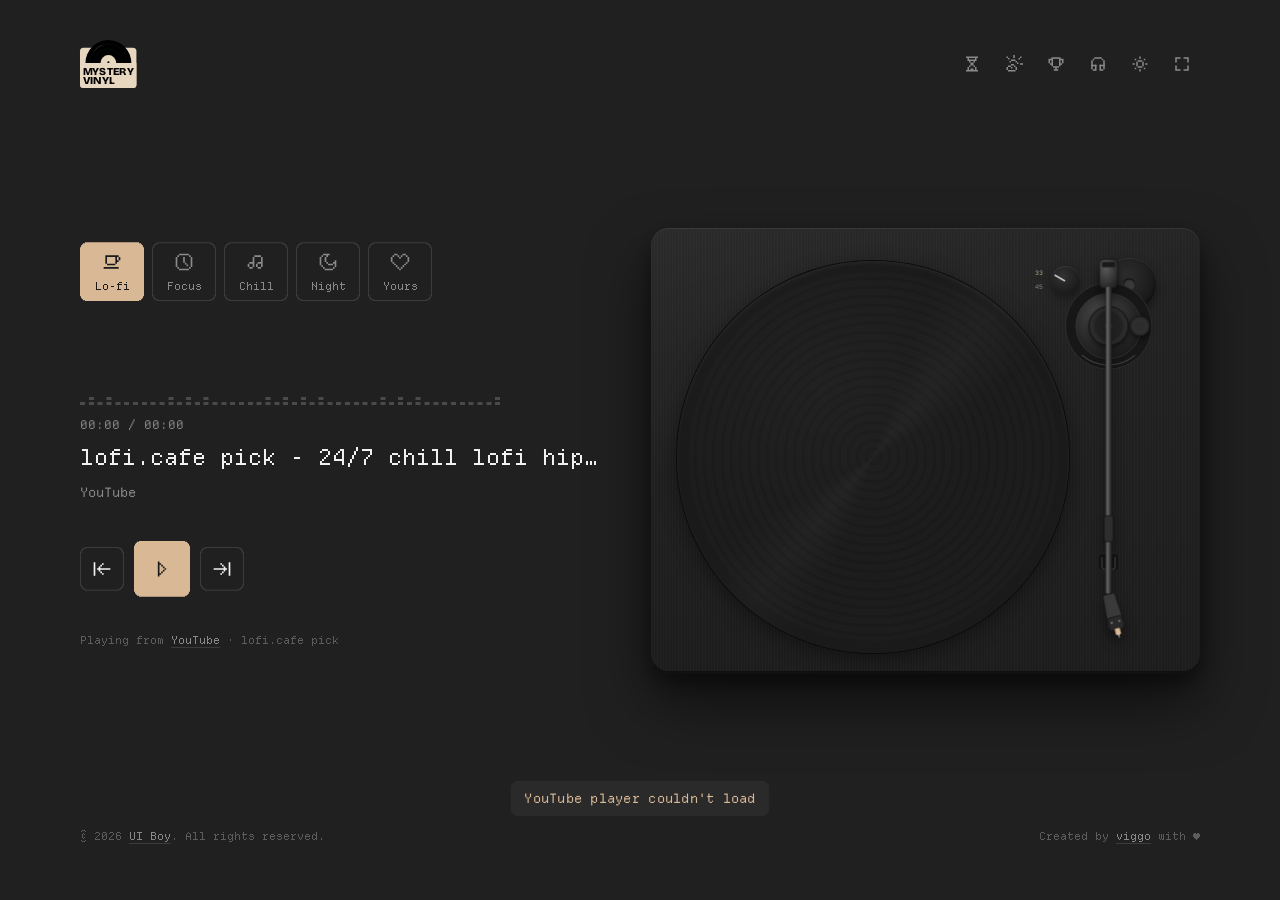
<file: index.html>
<!doctype html>
<html lang="en">
<head>
  <meta charset="utf-8" />
  <meta name="viewport" content="width=device-width, initial-scale=1, viewport-fit=cover" />
  <title>Mystery Vinyl</title>
  <meta name="description" content="A turntable in your browser. Random lo-fi, jazz, ambient and chill house records for coding and focus, on a deck drawn in CSS and SVG. Drop the needle." />
  <meta name="theme-color" content="#202020" />
  <link rel="canonical" href="https://fm.uiboy.com/" />
  <meta property="og:type" content="website" />
  <meta property="og:site_name" content="Mystery Vinyl" />
  <meta property="og:title" content="Mystery Vinyl — a turntable in your browser" />
  <meta property="og:description" content="Random lo-fi, jazz, ambient and chill house records for coding and focus. Real vinyl crackle, a tonearm you can drag, and a deck drawn entirely in CSS and SVG." />
  <meta property="og:url" content="https://fm.uiboy.com/" />
  <meta property="og:image" content="https://fm.uiboy.com/assets/og.png" />
  <meta property="og:image:width" content="1200" />
  <meta property="og:image:height" content="630" />
  <meta name="twitter:card" content="summary_large_image" />
  <meta name="twitter:title" content="Mystery Vinyl — a turntable in your browser" />
  <meta name="twitter:description" content="Random lo-fi, jazz, ambient and chill house records for coding and focus. Drop the needle." />
  <meta name="twitter:image" content="https://fm.uiboy.com/assets/og.png" />
  <script type="application/ld+json">
  {"@context":"https://schema.org","@type":"WebApplication","name":"Mystery Vinyl","url":"https://fm.uiboy.com/","applicationCategory":"MultimediaApplication","operatingSystem":"Any","browserRequirements":"Requires JavaScript and Web Audio","description":"A turntable in your browser that plays random Creative Commons records for coding and focus, with vinyl crackle and a draggable tonearm.","image":"https://fm.uiboy.com/assets/og.png","author":{"@type":"Person","name":"Viggo","url":"https://x.com/decohack","sameAs":["https://uiboy.com/","https://github.com/ViggoZ"]},"offers":{"@type":"Offer","price":"0","priceCurrency":"USD"},"license":"https://github.com/ViggoZ/mystery-vinyl/blob/main/LICENSE"}
  </script>
  <link rel="icon" href="data:image/svg+xml,%3Csvg xmlns='http://www.w3.org/2000/svg' viewBox='0 0 64 64'%3E%3Crect width='64' height='64' rx='12' fill='%23E8D7C0'/%3E%3Ccircle cx='32' cy='32' r='22' fill='%23000'/%3E%3Ccircle cx='32' cy='32' r='7' fill='%23E8D7C0'/%3E%3Ccircle cx='32' cy='32' r='1.6' fill='%23000'/%3E%3C/svg%3E" />
  <link rel="preconnect" href="https://fonts.googleapis.com" />
  <link rel="preconnect" href="https://fonts.gstatic.com" crossorigin />
  <link rel="stylesheet" href="https://fonts.googleapis.com/css2?family=Bricolage+Grotesque:opsz,wght@12..96,800&display=swap" />
  <link rel="preconnect" href="https://archive.org" crossorigin />
  <link rel="stylesheet" href="styles.css" />
  <script>
    // Apply the saved theme before first paint to avoid a flash.
    try { var t = localStorage.getItem("mv.theme"); if (t) document.documentElement.dataset.theme = t; } catch (e) {}
  </script>
</head>
<body>
  <div class="sleeve" id="sleeve">
    <button class="logo" id="logo" aria-label="About Mystery Vinyl" aria-expanded="false">
      <svg viewBox="63 38 288 245" aria-hidden="true">
        <!-- sleeve back -->
        <rect x="63" y="77" width="288" height="206" rx="18" fill="#E8D7C0"/>
        <!-- the record: a full disc, its lower half tucked inside the sleeve -->
        <g class="sleeve-disc">
          <circle cx="208" cy="155" r="117" fill="#000"/>
          <circle cx="208" cy="155" r="96" fill="none" stroke="#1c1c1c" stroke-width="1.5"/>
          <circle cx="208" cy="155" r="72" fill="none" stroke="#1c1c1c" stroke-width="1.5"/>
          <path d="M136 92 A96 96 0 0 1 176 64" fill="none" stroke="#3a3a3a" stroke-width="3" stroke-linecap="round"/>
          <circle cx="208" cy="155" r="40" fill="#E8D7C0"/>
          <circle cx="208" cy="152" r="5.5" fill="#000"/>
        </g>
        <!-- sleeve front, covers the lower half of the disc -->
        <path d="M63 155 H351 V265 a18 18 0 0 1 -18 18 H81 a18 18 0 0 1 -18 -18 Z" fill="#E8D7C0"/>
        <text x="76" y="215" font-size="54" font-weight="900" textLength="263" lengthAdjust="spacingAndGlyphs" fill="#000">MYSTERY</text>
        <text x="76" y="265" font-size="54" font-weight="900" textLength="165" lengthAdjust="spacingAndGlyphs" fill="#000">VINYL</text>
      </svg>
    </button>

    <div class="liner px px-lg px-shadow" id="liner" hidden>
      <div class="liner-head"><span>MYSTERY VINYL</span><span class="liner-side">side A</span></div>
      <p>A turntable in your browser. Pressed with CSS, SVG and Web Audio: no images on the deck, no samples in the crackle.</p>
      <p>Records from Chillhop Music, College Music, Anjunadeep and friends via <a href="https://audius.co/" target="_blank" rel="noopener">Audius</a>; the 24/7 radios play through YouTube. Paste your own YouTube, Spotify or archive.org links into Yours. Rain, café, fireplace and 85 other room sounds live behind the headphone button.</p>
      <dl class="liner-keys">
        <dt>space</dt><dd>play / pause</dd>
        <dt>← →</dt><dd>records</dd>
        <dt>F</dt><dd>full screen</dd>
        <dt>T</dt><dd>theme</dd>
        <dt>N</dt><dd>crackle</dd>
        <dt>A</dt><dd>ambience</dd>
        <dt>drag</dt><dd>the tonearm to seek</dd>
      </dl>
      <p class="liner-foot">Cut by <a href="https://x.com/decohack" target="_blank" rel="noopener">Viggo</a> · <a href="https://github.com/ViggoZ/mystery-vinyl" target="_blank" rel="noopener">Source on GitHub</a></p>
    </div>
  </div>

  <nav class="topnav" aria-label="Site">
    <a class="nav-btn" id="timemachine" href="time-machine" data-tip="Time machine · 1900 → today" aria-label="Time machine"><svg aria-hidden="true"><use href="assets/pixelarticons.svg#hourglass"></use></svg></a>
    <a class="nav-btn" id="window" href="window" data-tip="Window radio · live weather" aria-label="Window radio"><svg aria-hidden="true"><use href="assets/pixelarticons.svg#cloud-sun"></use></svg></a>
    <a class="nav-btn" id="rooftop" href="rooftop" data-tip="Rooftop cat · a game on the beat" aria-label="Rooftop cat, a game"><svg aria-hidden="true"><use href="assets/pixelarticons.svg#trophy"></use></svg></a>
    <button class="nav-btn" id="ambience" data-tip="Ambience · A" aria-label="Ambience" aria-expanded="false"><svg aria-hidden="true"><use href="assets/pixelarticons.svg#headphone"></use></svg></button>
    <button class="nav-btn" id="theme" data-tip="Light / dark · T" aria-label="Switch theme"><svg class="ic-sun" aria-hidden="true"><use href="assets/pixelarticons.svg#sun"></use></svg><svg class="ic-moon" aria-hidden="true"><use href="assets/pixelarticons.svg#moon"></use></svg></button>
    <button class="nav-btn" id="zen" data-tip="Full screen · F" aria-label="Full screen"><svg class="ic-expand" aria-hidden="true"><use href="assets/pixelarticons.svg#fullscreen"></use></svg><svg class="ic-collapse" aria-hidden="true"><use href="assets/pixelarticons.svg#close"></use></svg></button>
  </nav>

  <main class="stage">
    <section class="panel" aria-label="Now playing">
      <div class="modes-wrap">
        <div class="modes" role="tablist" aria-label="Mood" id="modes"></div>
        <div class="crate px px-lg px-shadow" id="crate" hidden>
          <form class="crate-form" id="crate-form">
            <span class="crate-field px"><input id="crate-input" type="url" placeholder="Paste a link…" autocomplete="off" spellcheck="false" required /></span>
            <button class="crate-add px" type="submit">Add</button>
          </form>
          <ul class="crate-list" id="crate-list"></ul>
        </div>
      </div>

      <canvas class="wave" id="wave" width="840" height="120" aria-hidden="true"></canvas>
      <div class="time"><span id="cur">00:00</span> / <span id="dur">00:00</span></div>
      <h1 class="title" id="title">Loading a record…</h1>
      <p class="artist" id="artist">&nbsp;</p>

      <div class="controls">
        <button class="btn px" id="prev" title="Previous (←)" aria-label="Previous record"><svg aria-hidden="true"><use href="assets/pixelarticons.svg#arrow-bar-left"></use></svg></button>
        <button class="btn btn-main px" id="play" title="Play / pause (space)" aria-label="Play"><svg class="ic-play" aria-hidden="true"><use href="assets/pixelarticons.svg#play"></use></svg><svg class="ic-pause" aria-hidden="true"><use href="assets/pixelarticons.svg#pause-solid"></use></svg></button>
        <button class="btn px" id="next" title="Next mystery record (→)" aria-label="Next record"><svg aria-hidden="true"><use href="assets/pixelarticons.svg#arrow-bar-right"></use></svg></button>
      </div>

      <p class="credit" id="credit"></p>
    </section>

    <section class="deck" aria-label="Turntable">
      <div class="turntable" id="turntable">
        <div class="plinth"></div>
        <div class="platter" id="platter"></div>
        <div class="platter-light"></div>
        <div class="deck-clip">
          <div class="record-slot">
            <!-- the carrier moves (swap in / out); the record inside only rotates; the sheen rides along without rotating -->
            <div class="record-carrier" id="carrier">
              <div class="record" id="record">
                <div class="grooves"></div>
                <div class="label" id="label"></div>
                <div class="spindle"></div>
              </div>
              <div class="sheen"></div>
            </div>
          </div>
        </div>

        <!-- the night cat: only out between midnight and five -->
        <svg class="cat" id="cat" viewBox="0 0 18 9" aria-hidden="true" hidden>
          <path class="cat-body" d="M1 0h1v1h-1zM3 0h1v1h-1zM1 1h1v1h-1zM2 1h1v1h-1zM3 1h1v1h-1zM0 2h1v1h-1zM1 2h1v1h-1zM2 2h1v1h-1zM3 2h1v1h-1zM4 2h1v1h-1zM0 3h1v1h-1zM1 3h1v1h-1zM2 3h1v1h-1zM3 3h1v1h-1zM4 3h1v1h-1zM0 4h1v1h-1zM1 4h1v1h-1zM2 4h1v1h-1zM3 4h1v1h-1zM4 4h1v1h-1zM5 4h1v1h-1zM6 4h1v1h-1zM7 4h1v1h-1zM8 4h1v1h-1zM9 4h1v1h-1zM10 4h1v1h-1zM11 4h1v1h-1zM12 4h1v1h-1zM13 4h1v1h-1zM14 4h1v1h-1zM0 5h1v1h-1zM1 5h1v1h-1zM2 5h1v1h-1zM3 5h1v1h-1zM4 5h1v1h-1zM5 5h1v1h-1zM6 5h1v1h-1zM7 5h1v1h-1zM8 5h1v1h-1zM9 5h1v1h-1zM10 5h1v1h-1zM11 5h1v1h-1zM12 5h1v1h-1zM13 5h1v1h-1zM14 5h1v1h-1zM15 5h1v1h-1zM0 6h1v1h-1zM1 6h1v1h-1zM2 6h1v1h-1zM3 6h1v1h-1zM4 6h1v1h-1zM5 6h1v1h-1zM6 6h1v1h-1zM7 6h1v1h-1zM8 6h1v1h-1zM9 6h1v1h-1zM10 6h1v1h-1zM11 6h1v1h-1zM12 6h1v1h-1zM13 6h1v1h-1zM14 6h1v1h-1zM15 6h1v1h-1zM1 7h1v1h-1zM2 7h1v1h-1zM3 7h1v1h-1zM4 7h1v1h-1zM5 7h1v1h-1zM6 7h1v1h-1zM7 7h1v1h-1zM8 7h1v1h-1zM9 7h1v1h-1zM10 7h1v1h-1zM11 7h1v1h-1zM12 7h1v1h-1zM13 7h1v1h-1zM14 7h1v1h-1zM2 8h1v1h-1zM3 8h1v1h-1zM10 8h1v1h-1zM11 8h1v1h-1z"/>
          <path class="cat-stripe" d="M7 4h1v1h-1zM8 5h1v1h-1zM11 4h1v1h-1zM12 5h1v1h-1z"/>
          <path class="cat-eye" d="M1 3h1v1h-1zM3 3h1v1h-1z"/>
          <path class="cat-body cat-tail cat-tail-a" d="M15 4h1v1h-1zM16 3h1v1h-1zM17 2h1v1h-1zM17 1h1v1h-1z"/>
          <path class="cat-body cat-tail cat-tail-b" d="M16 4h1v1h-1zM17 5h1v1h-1zM17 6h1v1h-1z"/>
        </svg>
        <button class="knob" id="knob" data-speed="33" title="33 / 45 rpm" aria-label="Speed selector"><span>33</span><i></i><span>45</span></button>
        <button class="power" id="power" aria-label="Start / stop platter"></button>

        <svg class="tonearm-svg" viewBox="0 0 840 680" aria-hidden="true">
          <defs>
            <linearGradient id="tube" x1="0" y1="0" x2="1" y2="0">
              <stop offset="0" stop-color="#2a2a2a"/><stop offset=".35" stop-color="#6a6a6a"/>
              <stop offset=".55" stop-color="#4a4a4a"/><stop offset="1" stop-color="#181818"/>
            </linearGradient>
            <radialGradient id="bearing" cx=".4" cy=".35" r=".8">
              <stop offset="0" stop-color="#4c4c4c"/><stop offset=".6" stop-color="#262626"/><stop offset="1" stop-color="#141414"/>
            </radialGradient>
            <radialGradient id="weight" cx=".35" cy=".3" r=".9">
              <stop offset="0" stop-color="#5a5a5a"/><stop offset="1" stop-color="#1a1a1a"/>
            </radialGradient>
          </defs>

          <!-- arm rest clip (static) -->
          <g class="armrest">
            <rect x="684" y="498" width="32" height="26" rx="6" fill="#151515" stroke="#2c2c2c" stroke-width="1"/>
            <path d="M690 504 v14 a4 4 0 0 0 4 4 h12 a4 4 0 0 0 4 -4 v-14" fill="none" stroke="#3a3a3a" stroke-width="2" stroke-linecap="round"/>
          </g>

          <!-- bearing housing (static) -->
          <circle cx="700" cy="150" r="66" fill="#171717" stroke="#2e2e2e" stroke-width="1.5"/>
          <circle cx="700" cy="150" r="50" fill="url(#bearing)" stroke="#3a3a3a" stroke-width="1"/>
          <path d="M660 195 A62 62 0 0 0 740 195" fill="none" stroke="#3a3a3a" stroke-width="2" stroke-linecap="round"/>

          <!-- the arm: rotates about (700,150) -->
          <g class="arm" id="arm">
          <g class="arm-wobble" id="armWobble">
            <!-- bearing top: turns with the arm but never lifts, so its shadow stays put -->
            <g class="arm-fixed">
              <circle cx="700" cy="150" r="30" fill="#2c2c2c" stroke="#111" stroke-width="1.5"/>
              <circle cx="700" cy="150" r="22" fill="#232323"/>
              <circle cx="700" cy="150" r="5" fill="#5a5a5a"/>
              <g transform="translate(748,150)">
                <circle r="15" fill="#2c2c2c" stroke="#111" stroke-width="1"/>
                <circle r="9" fill="none" stroke="#5a5a5a" stroke-width="1" stroke-dasharray="1 2"/>
              </g>
            </g>
            <!-- the part that lifts: counterweight, tube, headshell -->
            <g class="arm-lift">
            <rect x="686" y="48" width="28" height="44" rx="6" fill="url(#weight)" stroke="#111" stroke-width="1"/>
            <rect x="690" y="52" width="20" height="8" rx="2" fill="#1a1a1a"/>
            <!-- tube -->
            <rect x="695" y="90" width="10" height="470" rx="5" fill="url(#tube)"/>
            <rect x="693" y="440" width="14" height="40" rx="3" fill="#2e2e2e" stroke="#111" stroke-width="1"/>
            <!-- headshell -->
            <g class="headshell" transform="translate(700,560) rotate(-14)">
              <rect x="-26" y="-14" width="52" height="96" fill="transparent"/>
              <path d="M-9 0 L9 0 L13 52 L-13 52 Z" fill="#3a3a3a" stroke="#161616" stroke-width="1.2"/>
              <rect x="-11" y="36" width="22" height="20" rx="2" fill="#2a2a2a" stroke="#111" stroke-width="1"/>
              <rect x="-4" y="54" width="8" height="10" rx="1.5" fill="#d9b896"/>
              <path d="M-1 64 L0 70 L1 64 Z" fill="#eee"/>
              <circle cx="-6" cy="44" r="1.6" fill="#777"/><circle cx="6" cy="44" r="1.6" fill="#777"/>
            </g>
            </g>
          </g>
          </g>
        </svg>
      </div>
    </section>
  </main>

  <footer class="foot">
    <span>© 2026 <a href="https://uiboy.com/" target="_blank" rel="noopener">UI Boy</a>. All rights reserved.</span>
    <span>Created by <a href="https://x.com/decohack" target="_blank" rel="noopener">viggo</a> with ♥</span>
  </footer>

  <div class="amb px px-lg px-shadow" id="amb" hidden>
    <div class="amb-head">
      <span class="amb-title">Ambience</span>
      <span class="amb-count" id="amb-count"></span>
      <button class="amb-mute px" id="amb-mute" type="button">Mute all</button>
    </div>
    <div class="amb-mixer" id="amb-mixer"></div>
    <div class="amb-tabs" id="amb-tabs" role="tablist"></div>
    <div class="amb-tiles" id="amb-tiles"></div>
    <p class="amb-note">Room sounds keep going when the record stops. Binaural needs headphones.</p>
  </div>

  <p class="hint px" id="hint" hidden>Click anywhere to drop the needle</p>
  <p class="toast px" id="toast" hidden></p>
  <p class="arm-tip" id="arm-tip" hidden></p>

  <div id="yt-shell" aria-hidden="true"></div>
  <div id="sp-shell" aria-hidden="true"></div>
  <audio id="audio" crossorigin="anonymous" preload="auto"></audio>
  <script src="app.js"></script>
</body>
</html>
</file>
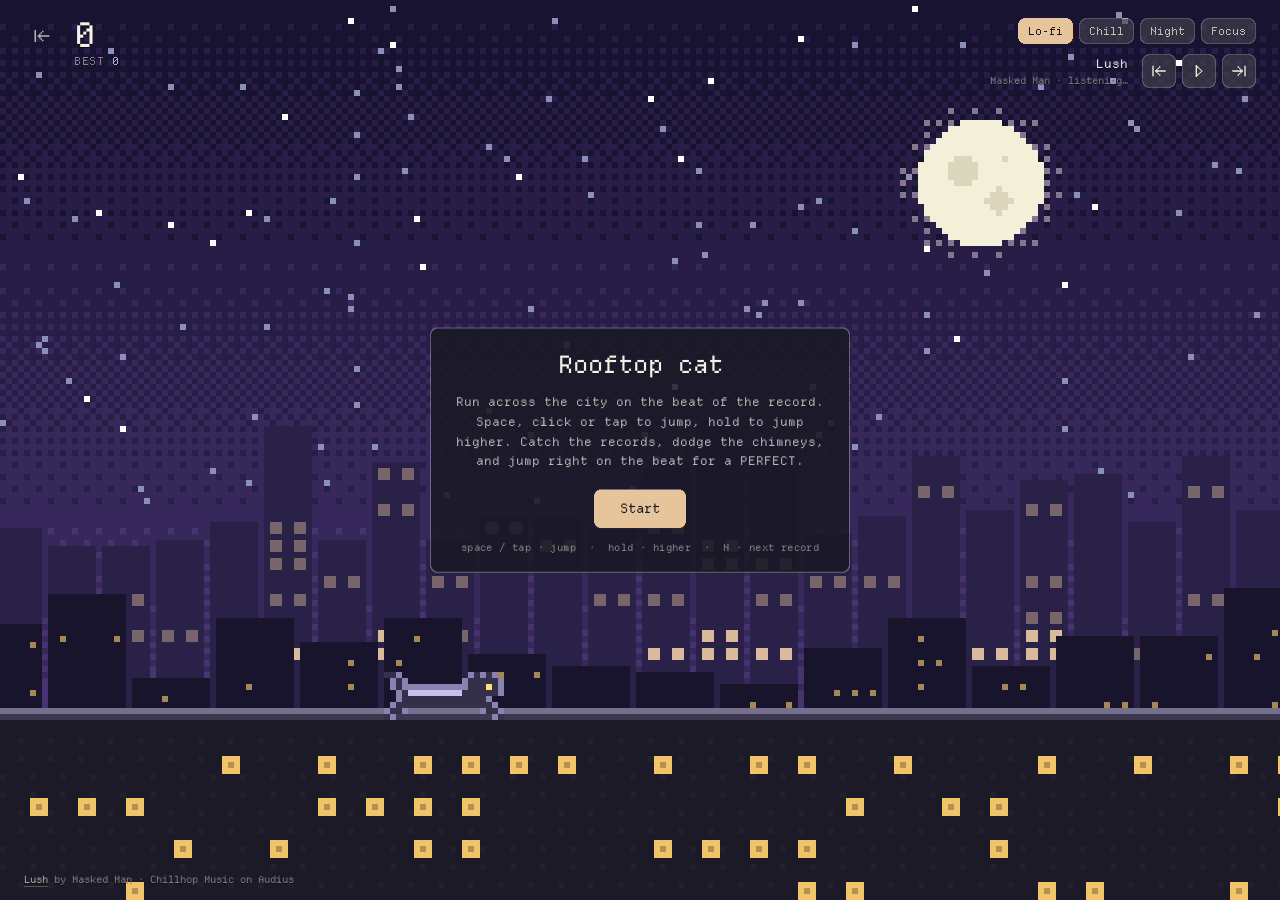
<file: rooftop.html>
<!doctype html>
<html lang="en">
<head>
  <meta charset="utf-8" />
  <meta name="viewport" content="width=device-width, initial-scale=1, viewport-fit=cover, user-scalable=no" />
  <title>Rooftop Cat · Mystery Vinyl</title>
  <meta name="description" content="A one-button pixel runner across a city at night, laid out on the beat of the record that's playing. Jump on the beat for a PERFECT." />
  <meta name="theme-color" content="#07081a" />
  <link rel="canonical" href="https://fm.uiboy.com/rooftop" />
  <meta property="og:type" content="website" />
  <meta property="og:site_name" content="Mystery Vinyl" />
  <meta property="og:title" content="Rooftop Cat · Mystery Vinyl" />
  <meta property="og:description" content="Run across the rooftops on the beat of the record. The level is built from the song." />
  <meta property="og:url" content="https://fm.uiboy.com/rooftop" />
  <meta property="og:image" content="https://fm.uiboy.com/assets/og.png" />
  <meta name="twitter:card" content="summary_large_image" />
  <link rel="icon" href="data:image/svg+xml,%3Csvg xmlns='http://www.w3.org/2000/svg' viewBox='0 0 64 64'%3E%3Crect width='64' height='64' rx='12' fill='%23E8D7C0'/%3E%3Ccircle cx='32' cy='32' r='22' fill='%23000'/%3E%3Ccircle cx='32' cy='32' r='7' fill='%23E8D7C0'/%3E%3Ccircle cx='32' cy='32' r='1.6' fill='%23000'/%3E%3C/svg%3E" />
  <link rel="stylesheet" href="styles.css" />
  <link rel="stylesheet" href="rooftop.css" />
</head>
<body class="rt">
  <canvas class="rt-game" id="game" aria-label="Rooftop cat: a cat running across the rooftops at night"></canvas>

  <header class="rt-hud">
    <div class="rt-left">
      <a class="rt-home nav-btn" href="./" aria-label="Back to Mystery Vinyl" data-tip="Back to the deck"><svg aria-hidden="true"><use href="assets/pixelarticons.svg#arrow-bar-left"></use></svg></a>
      <div class="rt-scorebox">
        <span class="rt-score" id="score">0</span>
        <span class="rt-best">best <b id="best">0</b></span>
      </div>
    </div>
    <div class="rt-right">
      <div class="rt-moods" id="moods" aria-label="Music"></div>
      <div class="rt-radio">
        <div class="rt-now"><span class="rt-title" id="title">Picking a record…</span><span class="rt-artist"><span id="artist">&nbsp;</span> · <span id="bpm">listening…</span></span></div>
        <button class="btn px rt-btn" id="prev" aria-label="Previous record"><svg aria-hidden="true"><use href="assets/pixelarticons.svg#arrow-bar-left"></use></svg></button>
        <button class="btn px rt-btn" id="play" aria-label="Play or pause the music"><svg class="ic-play" aria-hidden="true"><use href="assets/pixelarticons.svg#play"></use></svg><svg class="ic-pause" aria-hidden="true"><use href="assets/pixelarticons.svg#pause-solid"></use></svg></button>
        <button class="btn px rt-btn" id="next" aria-label="Next record"><svg aria-hidden="true"><use href="assets/pixelarticons.svg#arrow-bar-right"></use></svg></button>
      </div>
    </div>
  </header>

  <div class="rt-card px px-lg" id="card" hidden>
    <h1 id="card-title">Rooftop cat</h1>
    <p id="card-text"></p>
    <button class="rt-go px" id="go">Start</button>
    <p class="rt-keys">space / tap · jump &nbsp;·&nbsp; hold · higher &nbsp;·&nbsp; N · next record</p>
  </div>

  <p class="rt-credit" id="credit"></p>
  <audio id="audio" crossorigin="anonymous" preload="auto"></audio>
  <script src="pixel.js"></script>
  <script src="rooftop.js"></script>
</body>
</html>
</file>
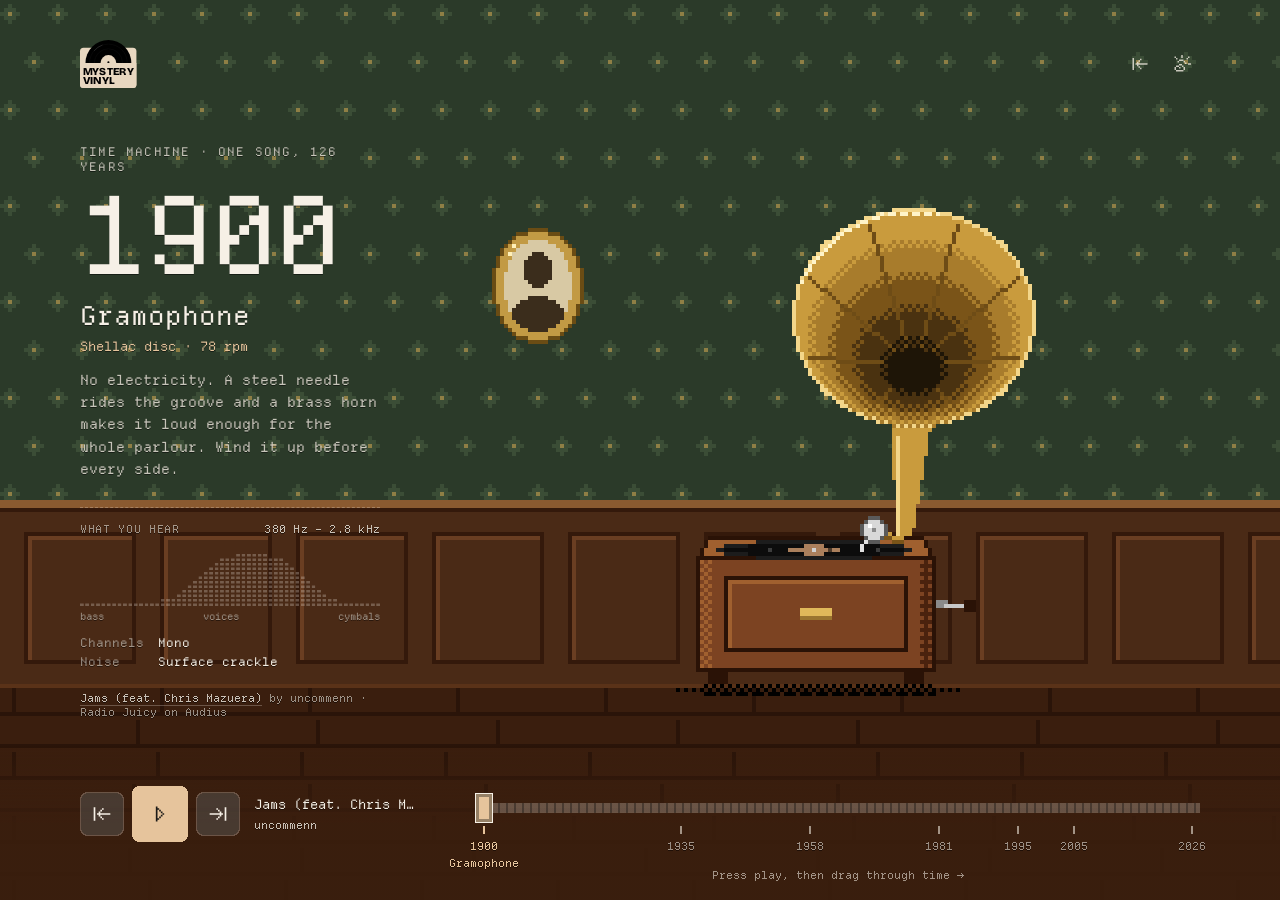
<file: time-machine.html>
<!doctype html>
<html lang="en">
<head>
  <meta charset="utf-8" />
  <meta name="viewport" content="width=device-width, initial-scale=1, viewport-fit=cover" />
  <title>Time Machine · Mystery Vinyl</title>
  <meta name="description" content="One song, 126 years. Drag a timeline from 1900 to today and hear the same record on a gramophone, a tube radio, a record player, a cassette, a CD, an MP3 player and a phone." />
  <meta name="theme-color" content="#202020" />
  <link rel="canonical" href="https://fm.uiboy.com/time-machine" />
  <meta property="og:type" content="website" />
  <meta property="og:site_name" content="Mystery Vinyl" />
  <meta property="og:title" content="Time Machine · Mystery Vinyl" />
  <meta property="og:description" content="One song, 126 years. Hear the same record on a gramophone, a tube radio, a cassette, a CD and a phone." />
  <meta property="og:url" content="https://fm.uiboy.com/time-machine" />
  <meta property="og:image" content="https://fm.uiboy.com/assets/og.png" />
  <meta name="twitter:card" content="summary_large_image" />
  <link rel="icon" href="data:image/svg+xml,%3Csvg xmlns='http://www.w3.org/2000/svg' viewBox='0 0 64 64'%3E%3Crect width='64' height='64' rx='12' fill='%23E8D7C0'/%3E%3Ccircle cx='32' cy='32' r='22' fill='%23000'/%3E%3Ccircle cx='32' cy='32' r='7' fill='%23E8D7C0'/%3E%3Ccircle cx='32' cy='32' r='1.6' fill='%23000'/%3E%3C/svg%3E" />
  <link rel="preconnect" href="https://fonts.googleapis.com" />
  <link rel="preconnect" href="https://fonts.gstatic.com" crossorigin />
  <link rel="stylesheet" href="https://fonts.googleapis.com/css2?family=Bricolage+Grotesque:opsz,wght@12..96,800&display=swap" />
  <link rel="stylesheet" href="styles.css" />
  <link rel="stylesheet" href="time-machine.css" />
  <link rel="stylesheet" href="immersive.css" />
  <script>
    try { var t = localStorage.getItem("mv.theme"); if (t) document.documentElement.dataset.theme = t; } catch (e) {}
  </script>
</head>
<body class="tm im">
  <canvas class="im-canvas" id="scene" width="200" height="160" aria-hidden="true"></canvas>
  <div class="sleeve">
    <a class="logo" href="./" aria-label="Back to Mystery Vinyl">
      <svg viewBox="63 38 288 245" aria-hidden="true">
        <rect x="63" y="77" width="288" height="206" rx="18" fill="#E8D7C0"/>
        <g class="sleeve-disc">
          <circle cx="208" cy="155" r="117" fill="#000"/>
          <circle cx="208" cy="155" r="96" fill="none" stroke="#1c1c1c" stroke-width="1.5"/>
          <circle cx="208" cy="155" r="72" fill="none" stroke="#1c1c1c" stroke-width="1.5"/>
          <path d="M136 92 A96 96 0 0 1 176 64" fill="none" stroke="#3a3a3a" stroke-width="3" stroke-linecap="round"/>
          <circle cx="208" cy="155" r="40" fill="#E8D7C0"/>
          <circle cx="208" cy="152" r="5.5" fill="#000"/>
        </g>
        <path d="M63 155 H351 V265 a18 18 0 0 1 -18 18 H81 a18 18 0 0 1 -18 -18 Z" fill="#E8D7C0"/>
        <text x="76" y="215" font-size="54" font-weight="900" textLength="263" lengthAdjust="spacingAndGlyphs" fill="#000">MYSTERY</text>
        <text x="76" y="265" font-size="54" font-weight="900" textLength="165" lengthAdjust="spacingAndGlyphs" fill="#000">VINYL</text>
      </svg>
    </a>
  </div>

  <nav class="topnav" aria-label="Site">
    <a class="nav-btn" href="./" data-tip="Back to the deck" aria-label="Back to the deck"><svg aria-hidden="true"><use href="assets/pixelarticons.svg#arrow-bar-left"></use></svg></a>
    <a class="nav-btn" href="window" data-tip="Window radio" aria-label="Window radio"><svg aria-hidden="true"><use href="assets/pixelarticons.svg#cloud-sun"></use></svg></a>
  </nav>

  <main class="tm-stage">
    <section class="tm-info" aria-live="polite">
      <p class="tm-kicker">Time machine · one song, 126 years</p>
      <div class="tm-year" id="year" aria-label="Year">1900</div>
      <h1 class="tm-name" id="name">Gramophone</h1>
      <p class="tm-medium" id="medium">Shellac disc · 78 rpm</p>
      <p class="tm-blurb" id="blurb"></p>

      <div class="tm-hear">
        <div class="tm-hear-head"><span>What you hear</span><span id="band">—</span></div>
        <canvas class="tm-spec" id="spec" width="840" height="120" aria-hidden="true"></canvas>
        <div class="tm-hear-axis"><span>bass</span><span>voices</span><span>cymbals</span></div>
        <dl class="tm-facts">
          <dt>Channels</dt><dd id="channels">Mono</dd>
          <dt>Noise</dt><dd id="noise">Surface crackle</dd>
        </dl>
      </div>

      <p class="credit" id="credit"></p>
    </section>

    <section class="tm-room" id="room" aria-label="The room">
    </section>
  </main>

  <!-- the dock: transport and the timeline, always in reach -->
  <section class="tm-dock" aria-label="Player and timeline">
    <div class="tm-player">
      <div class="tm-transport">
        <button class="btn px" id="prev" title="Previous record" aria-label="Previous record"><svg aria-hidden="true"><use href="assets/pixelarticons.svg#arrow-bar-left"></use></svg></button>
        <button class="btn btn-main px" id="play" aria-label="Play"><svg class="ic-play" aria-hidden="true"><use href="assets/pixelarticons.svg#play"></use></svg><svg class="ic-pause" aria-hidden="true"><use href="assets/pixelarticons.svg#pause-solid"></use></svg></button>
        <button class="btn px" id="next" title="Next record" aria-label="Next record"><svg aria-hidden="true"><use href="assets/pixelarticons.svg#arrow-bar-right"></use></svg></button>
      </div>
      <div class="tm-now"><span class="tm-now-title" id="title">Loading a record…</span><span class="tm-now-artist" id="artist">&nbsp;</span></div>
    </div>
    <div class="tm-timeline">
      <div class="tm-track" id="track">
        <input class="tm-range" id="range" type="range" min="1900" max="2026" step="0.1" value="1900" aria-label="Year" />
        <div class="tm-ticks" id="ticks"></div>
      </div>
      <p class="tm-hint" id="hint">Press play, then drag through time →</p>
    </div>
  </section>

  <p class="toast px" id="toast" hidden></p>
  <audio id="audio" crossorigin="anonymous" preload="auto"></audio>
  <script src="pixel.js"></script>
  <script src="time-machine-art.js"></script>
  <script src="immersive.js"></script>
  <script src="time-machine.js"></script>
</body>
</html>
</file>
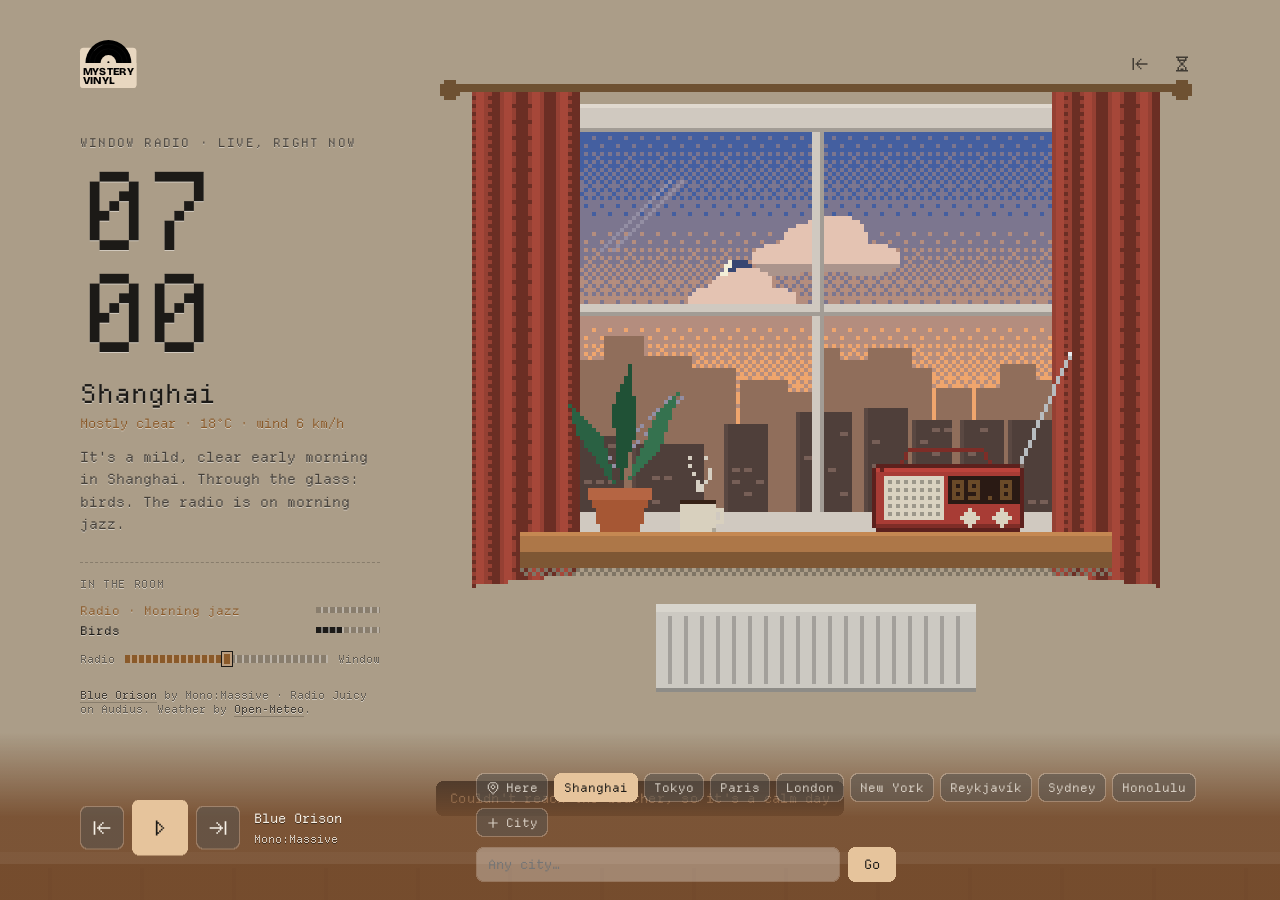
<file: window.html>
<!doctype html>
<html lang="en">
<head>
  <meta charset="utf-8" />
  <meta name="viewport" content="width=device-width, initial-scale=1, viewport-fit=cover" />
  <title>Window Radio · Mystery Vinyl</title>
  <meta name="description" content="A window onto any city, right now. The sky, the sun, the rain and the room sounds follow the live weather, and a little radio on the sill plays music to match." />
  <meta name="theme-color" content="#202020" />
  <link rel="canonical" href="https://fm.uiboy.com/window" />
  <meta property="og:type" content="website" />
  <meta property="og:site_name" content="Mystery Vinyl" />
  <meta property="og:title" content="Window Radio · Mystery Vinyl" />
  <meta property="og:description" content="Look out of a window in any city, right now. Live weather, the real sun and moon, and a radio on the sill." />
  <meta property="og:url" content="https://fm.uiboy.com/window" />
  <meta property="og:image" content="https://fm.uiboy.com/assets/og.png" />
  <meta name="twitter:card" content="summary_large_image" />
  <link rel="icon" href="data:image/svg+xml,%3Csvg xmlns='http://www.w3.org/2000/svg' viewBox='0 0 64 64'%3E%3Crect width='64' height='64' rx='12' fill='%23E8D7C0'/%3E%3Ccircle cx='32' cy='32' r='22' fill='%23000'/%3E%3Ccircle cx='32' cy='32' r='7' fill='%23E8D7C0'/%3E%3Ccircle cx='32' cy='32' r='1.6' fill='%23000'/%3E%3C/svg%3E" />
  <link rel="preconnect" href="https://fonts.googleapis.com" />
  <link rel="preconnect" href="https://fonts.gstatic.com" crossorigin />
  <link rel="stylesheet" href="https://fonts.googleapis.com/css2?family=Bricolage+Grotesque:opsz,wght@12..96,800&display=swap" />
  <link rel="preconnect" href="https://api.open-meteo.com" crossorigin />
  <link rel="stylesheet" href="styles.css" />
  <link rel="stylesheet" href="time-machine.css" />
  <link rel="stylesheet" href="window.css" />
  <link rel="stylesheet" href="immersive.css" />
  <script>
    try { var t = localStorage.getItem("mv.theme"); if (t) document.documentElement.dataset.theme = t; } catch (e) {}
  </script>
</head>
<body class="tm wr im">
  <canvas class="im-canvas" id="scene" width="200" height="160" aria-hidden="true"></canvas>
  <div class="sleeve">
    <a class="logo" href="./" aria-label="Back to Mystery Vinyl">
      <svg viewBox="63 38 288 245" aria-hidden="true">
        <rect x="63" y="77" width="288" height="206" rx="18" fill="#E8D7C0"/>
        <g class="sleeve-disc">
          <circle cx="208" cy="155" r="117" fill="#000"/>
          <circle cx="208" cy="155" r="96" fill="none" stroke="#1c1c1c" stroke-width="1.5"/>
          <circle cx="208" cy="155" r="72" fill="none" stroke="#1c1c1c" stroke-width="1.5"/>
          <path d="M136 92 A96 96 0 0 1 176 64" fill="none" stroke="#3a3a3a" stroke-width="3" stroke-linecap="round"/>
          <circle cx="208" cy="155" r="40" fill="#E8D7C0"/>
          <circle cx="208" cy="152" r="5.5" fill="#000"/>
        </g>
        <path d="M63 155 H351 V265 a18 18 0 0 1 -18 18 H81 a18 18 0 0 1 -18 -18 Z" fill="#E8D7C0"/>
        <text x="76" y="215" font-size="54" font-weight="900" textLength="263" lengthAdjust="spacingAndGlyphs" fill="#000">MYSTERY</text>
        <text x="76" y="265" font-size="54" font-weight="900" textLength="165" lengthAdjust="spacingAndGlyphs" fill="#000">VINYL</text>
      </svg>
    </a>
  </div>

  <nav class="topnav" aria-label="Site">
    <a class="nav-btn" href="./" data-tip="Back to the deck" aria-label="Back to the deck"><svg aria-hidden="true"><use href="assets/pixelarticons.svg#arrow-bar-left"></use></svg></a>
    <a class="nav-btn" href="time-machine" data-tip="Time machine" aria-label="Time machine"><svg aria-hidden="true"><use href="assets/pixelarticons.svg#hourglass"></use></svg></a>
  </nav>

  <main class="tm-stage">
    <section class="tm-info" aria-live="polite">
      <p class="tm-kicker">Window radio · live, right now</p>
      <div class="tm-year" id="clock" aria-label="Local time">--:--</div>
      <h1 class="tm-name" id="city">Finding a window…</h1>
      <p class="tm-medium" id="cond">&nbsp;</p>
      <p class="tm-blurb" id="blurb"></p>

      <div class="tm-hear">
        <div class="tm-hear-head"><span>In the room</span><span id="sun">&nbsp;</span></div>
        <ul class="wr-layers" id="layers"></ul>
        <label class="wr-balance"><span>Radio</span><input class="amb-level" id="balance" type="range" min="0" max="1" step="0.01" value="0.5" aria-label="Radio and window balance" /><span>Window</span></label>
      </div>
      <p class="credit" id="credit"></p>
    </section>

    <section class="tm-room" id="room" aria-label="The window">
    </section>
  </main>

  <section class="tm-dock" aria-label="Radio and places">
    <div class="tm-player">
      <div class="tm-transport">
        <button class="btn px" id="prev" title="Previous record" aria-label="Previous record"><svg aria-hidden="true"><use href="assets/pixelarticons.svg#arrow-bar-left"></use></svg></button>
        <button class="btn btn-main px" id="play" aria-label="Play"><svg class="ic-play" aria-hidden="true"><use href="assets/pixelarticons.svg#play"></use></svg><svg class="ic-pause" aria-hidden="true"><use href="assets/pixelarticons.svg#pause-solid"></use></svg></button>
        <button class="btn px" id="next" title="Next record" aria-label="Next record"><svg aria-hidden="true"><use href="assets/pixelarticons.svg#arrow-bar-right"></use></svg></button>
      </div>
      <div class="tm-now"><span class="tm-now-title" id="title">The radio is off</span><span class="tm-now-artist" id="artist">Press play</span></div>
    </div>
    <div class="wr-places">
      <div class="wr-chips" id="chips" role="list"></div>
      <form class="wr-search" id="search" autocomplete="off">
        <span class="crate-field px"><input id="q" type="text" placeholder="Any city…" spellcheck="false" aria-label="Look out of a window in another city" /></span>
        <button class="crate-add px" type="submit">Go</button>
      </form>
    </div>
  </section>

  <p class="toast px" id="toast" hidden></p>
  <audio id="audio" crossorigin="anonymous" preload="auto"></audio>
  <script src="pixel.js"></script>
  <script src="window-art.js"></script>
  <script src="immersive.js"></script>
  <script src="window.js"></script>
</body>
</html>
</file>
<file: styles.css>
@font-face {
  font-family: "Departure Mono";
  src: url("assets/fonts/DepartureMono-Regular.woff2") format("woff2");
  font-weight: 400; font-style: normal; font-display: swap;
}

/* ---------- theme tokens ---------- */
:root {
  --bg: #202020;
  --ink: #f2f2f2;
  --muted: #8a8a8a;
  --faint: #5c5c5c;
  --line: #3b3b3b;
  --line-hover: #666;
  --btn-hover: #262626;
  --accent: #d9b896;
  --accent-hover: #e6cbaf;
  --on-accent: #1a1a1a;
  --wave-off: #4a4a4a;
  --hint-bg: #2a2a2a;
  --hint-ink: #d9b896;
  --pxu: 1px;
  --px-corner: polygon(
    0 calc(5 * var(--pxu)),
    calc(1 * var(--pxu)) calc(5 * var(--pxu)),
    calc(1 * var(--pxu)) calc(3 * var(--pxu)),
    calc(2 * var(--pxu)) calc(3 * var(--pxu)),
    calc(2 * var(--pxu)) calc(2 * var(--pxu)),
    calc(3 * var(--pxu)) calc(2 * var(--pxu)),
    calc(3 * var(--pxu)) calc(1 * var(--pxu)),
    calc(4 * var(--pxu)) calc(1 * var(--pxu)),
    calc(5 * var(--pxu)) calc(1 * var(--pxu)),
    calc(5 * var(--pxu)) 0,
    calc(100% - 5 * var(--pxu)) 0,
    calc(100% - 5 * var(--pxu)) calc(1 * var(--pxu)),
    calc(100% - 4 * var(--pxu)) calc(1 * var(--pxu)),
    calc(100% - 3 * var(--pxu)) calc(1 * var(--pxu)),
    calc(100% - 3 * var(--pxu)) calc(2 * var(--pxu)),
    calc(100% - 2 * var(--pxu)) calc(2 * var(--pxu)),
    calc(100% - 2 * var(--pxu)) calc(3 * var(--pxu)),
    calc(100% - 1 * var(--pxu)) calc(3 * var(--pxu)),
    calc(100% - 1 * var(--pxu)) calc(5 * var(--pxu)),
    100% calc(5 * var(--pxu)),
    100% calc(100% - 5 * var(--pxu)),
    calc(100% - 1 * var(--pxu)) calc(100% - 5 * var(--pxu)),
    calc(100% - 1 * var(--pxu)) calc(100% - 3 * var(--pxu)),
    calc(100% - 2 * var(--pxu)) calc(100% - 3 * var(--pxu)),
    calc(100% - 2 * var(--pxu)) calc(100% - 2 * var(--pxu)),
    calc(100% - 3 * var(--pxu)) calc(100% - 2 * var(--pxu)),
    calc(100% - 3 * var(--pxu)) calc(100% - 1 * var(--pxu)),
    calc(100% - 4 * var(--pxu)) calc(100% - 1 * var(--pxu)),
    calc(100% - 5 * var(--pxu)) calc(100% - 1 * var(--pxu)),
    calc(100% - 5 * var(--pxu)) 100%,
    calc(5 * var(--pxu)) 100%,
    calc(5 * var(--pxu)) calc(100% - 1 * var(--pxu)),
    calc(4 * var(--pxu)) calc(100% - 1 * var(--pxu)),
    calc(3 * var(--pxu)) calc(100% - 1 * var(--pxu)),
    calc(3 * var(--pxu)) calc(100% - 2 * var(--pxu)),
    calc(2 * var(--pxu)) calc(100% - 2 * var(--pxu)),
    calc(2 * var(--pxu)) calc(100% - 3 * var(--pxu)),
    calc(1 * var(--pxu)) calc(100% - 3 * var(--pxu)),
    calc(1 * var(--pxu)) calc(100% - 5 * var(--pxu)),
    0 calc(100% - 5 * var(--pxu)));
  --px-corner-sm: polygon(
    0 calc(3 * var(--pxu)),
    0 calc(2 * var(--pxu)),
    calc(1 * var(--pxu)) calc(2 * var(--pxu)),
    calc(1 * var(--pxu)) calc(1 * var(--pxu)),
    calc(2 * var(--pxu)) calc(1 * var(--pxu)),
    calc(3 * var(--pxu)) calc(1 * var(--pxu)),
    calc(3 * var(--pxu)) 0,
    calc(100% - 3 * var(--pxu)) 0,
    calc(100% - 3 * var(--pxu)) calc(1 * var(--pxu)),
    calc(100% - 2 * var(--pxu)) calc(1 * var(--pxu)),
    calc(100% - 1 * var(--pxu)) calc(1 * var(--pxu)),
    calc(100% - 1 * var(--pxu)) calc(2 * var(--pxu)),
    100% calc(2 * var(--pxu)),
    100% calc(3 * var(--pxu)),
    100% calc(100% - 3 * var(--pxu)),
    100% calc(100% - 2 * var(--pxu)),
    calc(100% - 1 * var(--pxu)) calc(100% - 2 * var(--pxu)),
    calc(100% - 1 * var(--pxu)) calc(100% - 1 * var(--pxu)),
    calc(100% - 2 * var(--pxu)) calc(100% - 1 * var(--pxu)),
    calc(100% - 3 * var(--pxu)) calc(100% - 1 * var(--pxu)),
    calc(100% - 3 * var(--pxu)) 100%,
    calc(3 * var(--pxu)) 100%,
    calc(3 * var(--pxu)) calc(100% - 1 * var(--pxu)),
    calc(2 * var(--pxu)) calc(100% - 1 * var(--pxu)),
    calc(1 * var(--pxu)) calc(100% - 1 * var(--pxu)),
    calc(1 * var(--pxu)) calc(100% - 2 * var(--pxu)),
    0 calc(100% - 2 * var(--pxu)),
    0 calc(100% - 3 * var(--pxu)));
  --plinth-1: #232323;
  --plinth-2: #1d1d1d;
  --plinth-edge: rgba(255,255,255,.07);
  --plinth-bottom: rgba(0,0,0,.55);
  --plinth-shadow: 0 2px 0 #111, 0 30px 60px rgba(0,0,0,.55), 0 10px 20px rgba(0,0,0,.4);
  --plinth-tex: rgba(255,255,255,.018);
  --plinth-tex-blend: screen;
  --label-default: url("data:image/svg+xml,%3Csvg xmlns='http://www.w3.org/2000/svg' viewBox='0 0 200 200'%3E%3Ccircle cx='100' cy='100' r='100' fill='%23E8D7C0'/%3E%3Cpath d='M42 100 A58 58 0 0 1 158 100 Z' fill='%23000'/%3E%3Ccircle cx='100' cy='100' r='20' fill='%23E8D7C0'/%3E%3Ccircle cx='100' cy='98' r='2.8' fill='%23000'/%3E%3Ctext x='100' y='140' text-anchor='middle' font-family='Inter,Helvetica,Arial,sans-serif' font-size='23' font-weight='900' fill='%23000' textLength='120' lengthAdjust='spacingAndGlyphs'%3EMYSTERY%3C/text%3E%3Ctext x='100' y='166' text-anchor='middle' font-family='Inter,Helvetica,Arial,sans-serif' font-size='23' font-weight='900' fill='%23000' textLength='76' lengthAdjust='spacingAndGlyphs'%3EVINYL%3C/text%3E%3C/svg%3E");
  --font: "Departure Mono", ui-monospace, "SF Mono", Menlo, Consolas, monospace;
  --font-display: "Departure Mono", ui-monospace, "SF Mono", Menlo, Consolas, monospace;
  --font-logo: "Bricolage Grotesque", "Instrument Sans", -apple-system, "Helvetica Neue", Arial, sans-serif;
  color-scheme: dark;
}
:root[data-theme="light"] {
  --bg: #FBF7F1;
  --ink: #1c1a17;
  --muted: #8a8177;
  --faint: #a49a8e;
  --line: #ddd3c5;
  --line-hover: #b8ab99;
  --btn-hover: #f1ebe1;
  --accent: #d9b896;
  --accent-hover: #cfa98a;
  --on-accent: #1c1a17;
  --wave-off: #ddd3c5;
  --hint-bg: #1c1a17;
  --hint-ink: #e8d7c0;
  /* the deck stays dark in the light theme; only its shadow softens */
  --plinth-1: #2e2e2e;
  --plinth-2: #262626;
  --plinth-edge: rgba(255,255,255,.09);
  --plinth-bottom: rgba(0,0,0,.5);
  --plinth-shadow: 0 2px 0 #161616, 0 30px 60px rgba(60,45,30,.26), 0 10px 20px rgba(60,45,30,.16);
  --plinth-tex: rgba(255,255,255,.02);
  --plinth-tex-blend: screen;
  color-scheme: light;
}

* { box-sizing: border-box; }

/* ---------- pixel box: stepped corners, border and fill as clipped layers ---------- */
.px { position: relative; isolation: isolate; border: 0 !important; border-radius: 0; background: transparent !important; box-shadow: none !important; }
.px::before, .px::after { content: ""; position: absolute; z-index: -1; clip-path: var(--px-corner); pointer-events: none; }
.px::before { inset: 0; background: var(--px-line, var(--line)); }
.px::after { inset: 1px; background: var(--px-fill, var(--bg)); }
.px-shadow { filter: drop-shadow(0 16px 24px rgba(0,0,0,.28)); }
.px-lg { --pxu: 2px; }
.px-sm, .amb-mute, .amb-tab { --pxu: 1px; --px-corner: var(--px-corner-sm); }
html, body { height: 100%; }
body {
  margin: 0;
  background: var(--bg);
  color: var(--ink);
  font-family: var(--font);
  -webkit-font-smoothing: antialiased;
  overflow: hidden;
  display: grid;
  grid-template-rows: var(--band) 1fr var(--band);   /* equal header / footer bands so the stage is truly centred */
  --band: 128px;
  min-height: 100vh;
  transition: background .35s ease, color .35s ease;
}
button { font: inherit; color: inherit; background: none; border: 0; cursor: pointer; padding: 0; }
a { color: inherit; }

/* ---------- header ---------- */
.sleeve { position: relative; display: flex; align-items: center; justify-self: start; width: max-content; margin-left: 80px; z-index: 6; }
.logo { display: inline-flex; align-items: center; line-height: 0; padding: 0; }
.logo svg { height: 48px; width: auto; font-family: var(--font-logo); overflow: visible; }
/* the record slides out of the sleeve on hover, all the way when the liner notes are open */
.sleeve-disc { transform-box: view-box; transform-origin: 208px 155px; transition: transform .45s cubic-bezier(.3, 1.3, .5, 1); }
.logo:hover .sleeve-disc, .logo:focus-visible .sleeve-disc { transform: translateY(-14px) rotate(-20deg); }
.sleeve.open .sleeve-disc { transform: translateY(-40px) rotate(-70deg); }
.sleeve.open .logo:hover .sleeve-disc { transform: translateY(-40px) rotate(-90deg); }

/* liner notes: the back of the sleeve */
.liner {
  position: absolute; left: 0; top: calc(100% + 12px); width: 340px;
  padding: 16px 18px 14px; border-radius: 0;
  background: #E8D7C0; color: #1c1a17; --px-fill: #E8D7C0; --px-line: #d3c1a6;
  font-family: var(--font); font-size: 12px; line-height: 1.6;
  box-shadow: none;
  transform-origin: 24px 0; animation: crate-in .2s ease both;
}
.liner[hidden] { display: none; }
.liner p { margin: 0 0 10px; }
.liner a { color: inherit; text-decoration: none; border-bottom: 1px solid rgba(0,0,0,.35); }
.liner a:hover { border-color: #1c1a17; }
.liner-head { display: flex; justify-content: space-between; align-items: baseline; margin-bottom: 10px; font-family: var(--font-display); font-weight: 400; letter-spacing: .04em; font-size: 12px; }
.liner-side { font-weight: 400; letter-spacing: .08em; opacity: .7; }
.liner-keys { display: grid; grid-template-columns: max-content 1fr; gap: 3px 12px; margin: 12px 0; padding: 10px 0; border-top: 1px dashed rgba(0,0,0,.3); border-bottom: 1px dashed rgba(0,0,0,.3); }
.liner-keys dt { font-weight: 700; }
.liner-keys dd { margin: 0; opacity: .8; }
.liner-foot { margin: 0; opacity: .85; }


.topnav {
  position: absolute; top: calc(var(--band) / 2 - 18px); right: 80px; z-index: 6;
  display: flex; align-items: center; gap: 6px;
}
.nav-btn {
  width: 36px; height: 36px; border-radius: 0;
  display: grid; place-items: center; color: var(--muted);
  transition: color .2s, background .2s;
}
.nav-btn svg { width: 18px; height: 18px; fill: currentColor; }
.nav-btn:hover { color: var(--ink); background: var(--btn-hover); }
.nav-btn { position: relative; }
.nav-btn[data-tip]::after {
  content: attr(data-tip);
  position: absolute; top: calc(100% + 8px); right: 0;
  padding: 6px 10px; border-radius: 0; white-space: nowrap; clip-path: var(--px-corner);
  background: var(--hint-bg); color: var(--hint-ink); font-size: 12px; letter-spacing: .01em;
  opacity: 0; translate: 0 -4px; pointer-events: none;
  transition: opacity .15s ease .05s, translate .15s ease .05s;
}
.nav-btn[data-tip]:hover::after, .nav-btn[data-tip]:focus-visible::after { opacity: 1; translate: 0 0; }
.nav-btn[aria-pressed="false"] { opacity: .38; }
.nav-btn[aria-pressed="false"]:hover { opacity: .7; }
.ic-moon, .ic-collapse { display: none; }
:root[data-theme="light"] .ic-sun { display: none; }
:root[data-theme="light"] .ic-moon { display: block; }
body.zen .ic-expand { display: none; }
body.zen .ic-collapse { display: block; }

/* ---------- stage ---------- */
.stage {
  display: grid;
  grid-template-columns: minmax(360px, 1fr) minmax(0, 1.05fr);
  align-items: center;
  gap: 48px;
  padding: 0 80px;
}

.panel { max-width: 560px; }

.modes-wrap { position: relative; margin-bottom: 44px; }
.modes { display: flex; flex-wrap: wrap; gap: 8px; }

/* ---------- "Yours" crate popover ---------- */
.crate {
  position: absolute; left: 0; top: calc(100% + 12px); z-index: 5;
  width: min(560px, calc(100vw - 48px));
  padding: 14px; border-radius: 0;
  background: var(--bg); border: 1px solid var(--line);
  transform-origin: 24px 0;
  animation: crate-in .18s ease both;
}
.crate[hidden] { display: none; }
@keyframes crate-in { from { opacity: 0; transform: translateY(-6px) scale(.98); } }
.crate-form { display: flex; gap: 8px; }
.crate-field { flex: 1; min-width: 0; display: flex; --px-fill: var(--btn-hover); }
.crate-field:focus-within { --px-line: var(--accent); }
.crate-form input {
  flex: 1; min-width: 0; padding: 10px 12px; border: 0; border-radius: 0;
  background: transparent; color: var(--ink); font: inherit; font-size: 13px;
}
.crate-form input:focus { outline: none; }
.crate-add { padding: 0 16px; border-radius: 0; background: var(--accent); color: var(--on-accent); font-size: 13px; }
.crate-add { --px-line: var(--accent); --px-fill: var(--accent); }
.crate-add:hover { --px-line: var(--accent-hover); --px-fill: var(--accent-hover); }
.crate-list { list-style: none; margin: 10px 0 0; padding: 0; max-height: 220px; overflow: auto; }
.crate-item { display: flex; align-items: center; gap: 10px; padding: 7px 4px; border-top: 1px solid var(--line); font-size: 13px; }
.crate-kind { flex: none; width: 60px; font-size: 11px; letter-spacing: .04em; text-transform: uppercase; color: var(--faint); }
.crate-name { flex: 1; min-width: 0; overflow: hidden; text-overflow: ellipsis; white-space: nowrap; text-align: left; color: var(--ink); }
.crate-name:hover { color: var(--accent); }
.crate-item.is-playing .crate-name { color: var(--accent); }
.crate-item.is-playing .crate-kind { color: var(--accent); }
.crate-open { flex: none; width: 24px; height: 24px; border-radius: 0; display: grid; place-items: center; color: var(--faint); }
.crate-open svg { width: 14px; height: 14px; fill: currentColor; }
.crate-open:hover { background: var(--btn-hover); color: var(--ink); }
.crate-remove { flex: none; width: 24px; height: 24px; border-radius: 0; color: var(--muted); display: grid; place-items: center; }
.crate-remove svg { width: 14px; height: 14px; fill: currentColor; }
.crate-remove:hover { background: var(--btn-hover); color: var(--ink); }
.crate-empty { padding: 12px 4px 4px; font-size: 12px; color: var(--faint); }

/* ---------- ambience panel ---------- */
.amb {
  position: fixed; z-index: 7; right: 80px; top: calc(var(--band) / 2 + 26px);
  width: min(520px, calc(100vw - 32px)); padding: 12px 14px 10px; border-radius: 0;
  background: var(--bg); border: 1px solid var(--line);
  transform-origin: calc(100% - 24px) 0; animation: crate-in .18s ease both;
}
.amb[hidden] { display: none; }
.amb-head { display: flex; align-items: baseline; gap: 10px; padding: 2px 2px 8px; }
.amb-title { font-size: 12px; letter-spacing: .06em; text-transform: uppercase; color: var(--ink); }
.amb-count { font-size: 11px; color: var(--faint); flex: 1; }
.amb-mute { font-size: 11px; color: var(--muted); padding: 3px 8px; border: 1px solid var(--line); border-radius: 0; }
.amb-mute:hover { color: var(--ink); --px-line: var(--line-hover); }
.amb-mute[hidden] { display: none; }
/* mixer: what's on right now, one row each */
.amb-mixer { display: flex; flex-direction: column; gap: 2px; padding-bottom: 8px; border-bottom: 1px solid var(--line); margin-bottom: 8px; }
.amb-row { display: grid; grid-template-columns: 18px 1fr 120px 22px; align-items: center; gap: 10px; padding: 4px 2px; font-size: 12px; color: var(--ink); }
.amb-row svg { width: 16px; height: 16px; fill: currentColor; color: var(--accent); }
.amb-row .amb-name { overflow: hidden; text-overflow: ellipsis; white-space: nowrap; }
/* pixel slider: a segmented bar filled up to --p, a square block for the thumb */
.amb-level {
  -webkit-appearance: none; appearance: none; width: 120px; height: 14px; margin: 0; background: transparent; cursor: pointer;
  --p: 50%;
}
.amb-level::-webkit-slider-runnable-track {
  height: 8px; border: 0;
  background:
    repeating-linear-gradient(90deg, transparent 0 5px, var(--bg) 5px 7px),
    linear-gradient(90deg, var(--accent) var(--p), var(--line) var(--p));
}
.amb-level::-webkit-slider-thumb {
  -webkit-appearance: none; appearance: none; width: 10px; height: 14px; margin-top: -3px; border-radius: 0;
  background: var(--accent); border: 2px solid var(--bg); box-shadow: 0 0 0 1px var(--ink);
}
.amb-level::-moz-range-track {
  height: 8px; border: 0;
  background:
    repeating-linear-gradient(90deg, transparent 0 5px, var(--bg) 5px 7px),
    linear-gradient(90deg, var(--accent) var(--p), var(--line) var(--p));
}
.amb-level::-moz-range-thumb { width: 10px; height: 14px; border-radius: 0; background: var(--accent); border: 2px solid var(--bg); box-shadow: 0 0 0 1px var(--ink); }
.amb-level:focus-visible { outline: 2px solid var(--accent); outline-offset: 2px; }
.amb-off { width: 22px; height: 22px; border-radius: 0; color: var(--muted); display: grid; place-items: center; }
.amb-off svg { width: 14px; height: 14px; fill: currentColor; color: inherit; }
.amb-off:hover { background: var(--btn-hover); color: var(--ink); }
.amb-row.is-music { padding-top: 0; }
.amb-row.is-off { color: var(--muted); }
.amb-row.is-off svg { color: var(--muted); }
.amb-note { color: var(--faint); font-size: 11px; }
.amb-level:disabled { opacity: .35; cursor: default; }
/* tabs */
.amb-tabs { display: flex; flex-wrap: wrap; gap: 4px; padding-bottom: 8px; }
.amb-tab { font-size: 11px; padding: 4px 9px; border-radius: 0; border: 1px solid transparent; color: var(--muted); }
.amb-tab:hover { color: var(--ink); }
.amb-tab[aria-selected="true"] { color: var(--ink); --px-line: var(--line); --px-fill: var(--btn-hover); }
.amb-tab { --px-line: transparent; --px-fill: transparent; }
.amb-tab .n { color: var(--accent); margin-left: 4px; }
/* tiles: everything in the current group */
.amb-tiles { display: grid; grid-template-columns: repeat(4, 1fr); gap: 6px; }
.amb-tile { display: flex; flex-direction: column; align-items: center; gap: 6px; padding: 10px 4px 8px; border-radius: 0; border: 1px solid var(--line); color: var(--muted); font-size: 11px; transition: color .15s, border-color .15s, background .15s; }
.amb-tile svg { width: 22px; height: 22px; fill: currentColor; image-rendering: pixelated; }
.amb-tile span { max-width: 100%; overflow: hidden; text-overflow: ellipsis; white-space: nowrap; }
.amb-tile:hover { color: var(--ink); --px-line: var(--line-hover); }
.amb-tile[aria-pressed="true"] { color: var(--accent); --px-line: var(--accent); --px-fill: color-mix(in srgb, var(--accent) 12%, var(--bg)); }
.amb-note { margin: 10px 2px 0; font-size: 11px; color: var(--faint); }
body.zen .amb { display: none; }
@media (max-width: 1100px) { .amb { right: 40px; } }
@media (max-width: 860px) { .amb { right: 16px; top: 64px; } .amb-tiles { grid-template-columns: repeat(3, 1fr); } .amb-row { grid-template-columns: 18px 1fr 90px 22px; } .amb-level { width: 90px; } }

/* hidden YouTube player: present in the viewport but invisible */
#yt-shell, #sp-shell { position: fixed; right: 0; bottom: 0; width: 300px; height: 200px; opacity: 0.001; pointer-events: none; overflow: hidden; z-index: -1; }
#yt-shell iframe { width: 200px; height: 200px; border: 0; }
#sp-shell iframe { width: 300px; height: 80px; border: 0; }
.mode {
  display: flex; flex-direction: column; align-items: center; gap: 7px;
  min-width: 64px; padding: 10px 12px 8px;
  border-radius: 0;
  border: 1px solid var(--line);
  color: var(--muted);
  font-size: 11px;
  letter-spacing: 0;
  transition: color .2s, transform .2s;
}
.mode svg { width: 20px; height: 20px; fill: currentColor; }
.mode:hover { color: var(--ink); --px-line: var(--line-hover); }
.mode[aria-selected="true"] { color: var(--on-accent); --px-line: var(--accent); --px-fill: var(--accent); }
.mode:active { transform: scale(.97); }

.wave { display: block; width: 420px; height: 60px; }
.time { margin-top: 12px; font-size: 12px; color: var(--muted); font-variant-numeric: tabular-nums; }
.title {
  margin: 12px 0 0;
  font-family: var(--font-display);
  font-size: 22px;
  font-weight: 400;
  line-height: 1.25;
  letter-spacing: 0;
  white-space: nowrap;
  overflow: hidden;
  text-overflow: ellipsis;
  max-width: 560px;
}
.artist { margin: 12px 0 0; font-size: 13px; color: var(--muted); }

.controls { display: flex; align-items: center; gap: 10px; margin-top: 40px; }
.btn {
  width: 44px; height: 44px; border-radius: 0;
  display: grid; place-items: center;
  color: var(--ink);
  border: 1px solid var(--line);
  transition: border-color .2s, background .2s, transform .15s;
}
.btn svg { width: 20px; height: 20px; fill: currentColor; }
.btn:hover { --px-line: var(--line-hover); --px-fill: var(--btn-hover); }
.btn:active { transform: scale(.94); }
.btn-main { width: 56px; height: 56px; color: var(--on-accent); --px-line: var(--accent); --px-fill: var(--accent); }
.btn-main:hover { --px-line: var(--accent-hover); --px-fill: var(--accent-hover); }
.btn-main .ic-pause { display: none; }
body.playing .btn-main .ic-play { display: none; }
body.playing .btn-main .ic-pause { display: block; }

.credit { margin-top: 36px; font-size: 11px; color: var(--faint); }
.credit a { color: var(--muted); text-decoration: none; border-bottom: 1px solid var(--line); }
.credit a:hover { color: var(--accent); border-color: var(--accent); }

/* ---------- turntable ---------- */
.deck { display: grid; place-items: center; }
.turntable {
  position: relative;
  width: 100%;
  /* never taller than the stage between the two bands */
  max-width: min(840px, calc((100vh - var(--band) * 2 - 48px) * 840 / 680));
  aspect-ratio: 840 / 680;
  container-type: inline-size;
  --u: 1cqw; /* 1 unit == 1/100 of turntable width; layout below is in 840-wide design px */
}
.turntable > * { position: absolute; }

.plinth {
  inset: 0;
  border-radius: calc(3.2 * var(--u));
  background:
    linear-gradient(160deg, rgba(255,255,255,.035), rgba(255,255,255,0) 40%),
    linear-gradient(var(--plinth-1), var(--plinth-2));
  box-shadow:
    inset 0 1px 0 var(--plinth-edge),
    inset 0 -1px 0 var(--plinth-bottom),
    var(--plinth-shadow);
  transition: background .35s ease, box-shadow .35s ease;
}
.plinth::after { /* faint brushed texture */
  content: ""; position: absolute; inset: 0; border-radius: inherit;
  background: repeating-linear-gradient(90deg, var(--plinth-tex) 0 1px, transparent 1px 3px);
  mix-blend-mode: var(--plinth-tex-blend);
}

/* platter: center (340,350), r=300 in 840-wide design */
.platter {
  left: calc(40 / 840 * 100%); top: calc(50 / 680 * 100%);
  width: calc(600 / 840 * 100%); aspect-ratio: 1;
  border-radius: 50%;
  background:
    radial-gradient(circle, #1a1a1a 0 92%, #101010 92.5% 94%, #2a2a2a 94.5% 95.5%, #151515 96% 100%);
  box-shadow:
    0 0 0 1px #0a0a0a,
    0 6px 20px rgba(0,0,0,.38),
    inset 0 2px 4px rgba(255,255,255,.05);
}
/* fixed light on the platter: same geometry, does not rotate with it */
.platter-light {
  left: calc(40 / 840 * 100%); top: calc(50 / 680 * 100%);
  width: calc(600 / 840 * 100%); aspect-ratio: 1; border-radius: 50%;
  pointer-events: none;
  background:
    conic-gradient(from 0deg, transparent 0deg 18deg, rgba(255,255,255,.022) 40deg, transparent 62deg 198deg, rgba(255,255,255,.022) 220deg, transparent 242deg 360deg),
    radial-gradient(circle at 38% 32%, rgba(255,255,255,.025), transparent 55%);
}
.platter::before { /* rubber mat ribs */
  content: ""; position: absolute; inset: 3%; border-radius: 50%;
  background: repeating-radial-gradient(circle, rgba(255,255,255,.012) 0 6px, transparent 6px 9px);
}
.platter::after { /* strobe dots on the rim */
  content: ""; position: absolute; inset: 1.4%; border-radius: 50%;
  background: repeating-conic-gradient(from 0deg, #3a3a3a 0 .6deg, transparent .6deg 3deg);
  -webkit-mask: radial-gradient(circle, transparent 0 96%, #000 96.5% 100%);
          mask: radial-gradient(circle, transparent 0 96%, #000 96.5% 100%);
}

/* record: r=290. The record leaves the deck entirely when swapped (no clipping): it slides over the
   deck's edge and off the screen, and the next one slides back in the same way. */
.deck-clip { inset: 0; pointer-events: none; }
.record-slot {
  position: absolute;
  left: calc(50 / 840 * 100%); top: calc(60 / 680 * 100%);
  width: calc(580 / 840 * 100%); aspect-ratio: 1;
  border-radius: 50%;
}
.record-carrier {
  position: absolute; inset: 0; border-radius: 50%;
  transition: translate .6s cubic-bezier(.2, .7, .2, 1);
}
.record {
  position: absolute; inset: 0; border-radius: 50%;
  background: #121212;
  box-shadow: 0 2px 10px rgba(0,0,0,.3), inset 0 0 0 1px #050505;
  will-change: transform;
  transition: box-shadow .55s ease;
}
/* swapping records: desktop slides the record out through the bottom of the deck and the next one in the same way;
   phones (deck on top, page scrolls) slide through the left edge instead. The record stays solid; only its position changes. */
.record-carrier.out { translate: 0 100vh; transition-timing-function: cubic-bezier(.6, 0, .9, .5); }
.record-carrier.enter { transition: none; translate: 0 100vh; }
.record-carrier.out .record, .record-carrier.enter .record { box-shadow: 0 12px 28px rgba(0,0,0,.4), inset 0 0 0 1px #050505; }
.grooves {
  position: absolute; inset: 0; border-radius: 50%;
  background:
    /* wide "track" bands like a real pressing */
    radial-gradient(circle,
      transparent 0 21%,
      rgba(0,0,0,.35) 21% 21.6%, transparent 21.6% 33%,
      rgba(0,0,0,.35) 33% 33.6%, transparent 33.6% 46%,
      rgba(0,0,0,.35) 46% 46.6%, transparent 46.6% 58%,
      rgba(0,0,0,.35) 58% 58.6%, transparent 58.6% 71%,
      rgba(0,0,0,.35) 71% 71.6%, transparent 71.6% 84%,
      rgba(0,0,0,.35) 84% 84.6%, transparent 84.6% 97%,
      rgba(0,0,0,.6) 97% 100%),
    repeating-radial-gradient(circle, #141414 0 1px, #1b1b1b 1px 2.4px);
}
.grooves::after { /* run-in / run-out smooth areas */
  content: ""; position: absolute; inset: 0; border-radius: 50%;
  background: radial-gradient(circle, transparent 0 19.5%, #141414 19.5% 21%, transparent 21% 97.4%, #101010 97.4% 100%);
}
.label {
  position: absolute; left: 50%; top: 50%; translate: -50% -50%;
  width: 37%; aspect-ratio: 1; border-radius: 50%;
  background: #2b2623 center / cover no-repeat;
  background-image: var(--label-default);
  box-shadow: inset 0 0 0 1px rgba(0,0,0,.6), inset 0 0 24px rgba(0,0,0,.45);
}
.label::after { content: ""; position: absolute; inset: 0; border-radius: 50%;
  background: radial-gradient(circle, rgba(0,0,0,.25), transparent 60%); }
.spindle {
  position: absolute; left: 50%; top: 50%; translate: -50% -50%;
  width: 2.2%; aspect-ratio: 1; border-radius: 50%;
  background: radial-gradient(circle at 35% 30%, #fff, #aaa 40%, #555 100%);
  box-shadow: 0 0 0 2px #0e0e0e, 0 1px 3px rgba(0,0,0,.8);
}
.sheen { /* fixed light source: does not rotate with the disc */
  position: absolute; inset: 0; border-radius: 50%; pointer-events: none;
  transition: opacity .2s ease;
  background:
    conic-gradient(from 0deg,
      transparent 0deg 18deg, rgba(255,255,255,.075) 40deg, transparent 62deg 198deg,
      rgba(255,255,255,.075) 220deg, transparent 242deg 360deg),
    radial-gradient(circle at 38% 32%, rgba(255,255,255,.06), transparent 55%);
  -webkit-mask: radial-gradient(circle, transparent 0 20%, #000 22% 97%, transparent 98%);
          mask: radial-gradient(circle, transparent 0 20%, #000 22% 97%, transparent 98%);
}

/* ---------- easter egg: the night cat ---------- */
.cat {
  left: calc(722 / 840 * 100%); top: calc(606 / 680 * 100%);
  width: calc(76 / 840 * 100%); height: auto; overflow: visible;
  shape-rendering: crispEdges; pointer-events: none;
  transform-origin: 50% 100%;
  animation: cat-breathe 4s ease-in-out infinite;
  /* only while a record plays: with the arm on its rest it would sit right under it */
  opacity: 0; visibility: hidden; transition: opacity .8s ease, visibility .8s;
}
body.playing .cat { opacity: 1; visibility: visible; }
.cat[hidden] { display: none; }
.cat-body { fill: #E8D7C0; }
.cat-stripe { fill: #cdbba2; }
.cat-eye { fill: #1c1a17; }
.cat-tail { animation: cat-tail 3.2s steps(1) infinite; }
.cat-tail-b { animation-delay: -1.6s; }
body.playing .cat-tail { animation-duration: 1.1s; }
body.playing .cat-tail-b { animation-delay: -.55s; }
@keyframes cat-tail { 0%, 100% { opacity: 1; } 50% { opacity: 0; } }
@keyframes cat-breathe { 50% { transform: scaleY(1.035); } }

.knob {
  left: calc(612 / 840 * 100%); top: calc(58 / 680 * 100%);
  width: calc(44 / 840 * 100%); aspect-ratio: 1; border-radius: 50%;
  background: radial-gradient(circle at 40% 35%, #333, #1a1a1a 70%);
  box-shadow: inset 0 1px 0 rgba(255,255,255,.08), 0 3px 8px rgba(0,0,0,.35);
  font-size: calc(1.1 * var(--u)); color: #8a8a8a; display: grid; place-items: center;
}
.knob { cursor: pointer; transition: transform .1s; }
.knob:active { transform: scale(.96); }
.knob span { position: absolute; transition: color .25s; }
.knob span:first-child { left: -55%; top: 12%; }
.knob span:last-child { left: -55%; bottom: 12%; }
.knob[data-speed="33"] span:first-child, .knob[data-speed="45"] span:last-child { color: var(--accent); }
.knob i { position: absolute; left: 50%; top: 50%; width: 42%; height: 2px; background: #bbb; transform-origin: 0 50%;
  transform: rotate(-150deg); transition: transform .35s cubic-bezier(.3, 1.4, .5, 1); }  /* points at "33", upper-left */
.knob[data-speed="45"] i { transform: rotate(-210deg); }                                     /* points at "45", lower-left */
.power {
  left: calc(692 / 840 * 100%); top: calc(46 / 680 * 100%);
  width: calc(80 / 840 * 100%); aspect-ratio: 1; border-radius: 50%;
  background: radial-gradient(circle at 40% 35%, #2e2e2e, #1a1a1a 70%);
  box-shadow: inset 0 1px 0 rgba(255,255,255,.08), inset 0 -2px 4px rgba(0,0,0,.5), 0 4px 10px rgba(0,0,0,.35);
  transition: transform .1s;
}
.power::after { content: ""; position: absolute; left: 50%; top: 50%; translate: -50% -50%;
  width: 22%; aspect-ratio: 1; border-radius: 50%; background: #3a3a3a; box-shadow: inset 0 1px 2px #000; transition: background .3s, box-shadow .3s; }
body.playing .power::after { background: var(--accent); box-shadow: 0 0 10px rgba(217,184,150,.6); }
.power:active { transform: scale(.97); }

.tonearm-svg { inset: 0; width: 100%; height: 100%; overflow: visible; pointer-events: none; }
.arm {
  transform-box: view-box;
  transform-origin: 700px 150px;
  transition: transform 1.1s cubic-bezier(.4, 0, .2, 1);
  will-change: transform;
}
/* Shadows are plain CSS drop-shadows so the lift can tween instead of snapping. */
.headshell { pointer-events: all; cursor: grab; touch-action: none; }
.arm.dragging .headshell { cursor: grabbing; }
.arm-tip {
  position: fixed; z-index: 6; margin: 0; padding: 5px 9px; border-radius: 8px;
  background: var(--hint-bg); color: var(--hint-ink); font-size: 12px; font-variant-numeric: tabular-nums;
  translate: -50% -140%; pointer-events: none; white-space: nowrap;
}
.arm-tip[hidden] { display: none; }
.arm-fixed { filter: drop-shadow(0 4px 4px rgba(0,0,0,.45)); }
.arm-lift { filter: drop-shadow(0 5px 5px rgba(0,0,0,.5)); transition: filter .45s ease; }
.arm.lifted .arm-lift { filter: drop-shadow(0 13px 9px rgba(0,0,0,.42)); }
.arm-wobble { transform-box: view-box; transform-origin: 700px 150px; } /* per-frame wobble, no transition */

/* ---------- footer, hint ---------- */
.foot {
  display: flex; justify-content: space-between; align-items: center;
  padding: 0 80px;
  font-size: 11px; color: var(--faint);
}
.foot a { color: var(--muted); text-decoration: none; border-bottom: 1px solid var(--line); }
.foot a:hover { color: var(--accent); border-color: var(--accent); }

.hint {
  position: fixed; left: 50%; bottom: 84px; translate: -50% 0;
  margin: 0; padding: 10px 16px; border-radius: 0;
  background: var(--hint-bg); color: var(--hint-ink); font-size: 13px; letter-spacing: .02em;
  --px-fill: var(--hint-bg); --px-line: var(--hint-bg);
  animation: hint-in .5s ease both;
  pointer-events: none;
}
.hint[hidden] { display: none; }
.toast {
  position: fixed; left: 50%; bottom: 84px; translate: -50% 0;
  margin: 0; padding: 9px 14px; border-radius: 0;
  background: var(--hint-bg); color: var(--hint-ink); font-size: 13px; letter-spacing: .02em;
  --px-fill: var(--hint-bg); --px-line: var(--hint-bg);
  animation: hint-in .25s ease both; pointer-events: none;
}
.toast[hidden] { display: none; }
.toast.leaving { animation: toast-out .3s ease both; }
@keyframes toast-out { to { opacity: 0; translate: -50% 6px; } }
@keyframes hint-in { from { opacity: 0; translate: -50% 8px; } }
body.armed .btn-main { animation: pulse-btn 1.6s ease-in-out infinite; }
@keyframes pulse-btn { 50% { filter: drop-shadow(0 0 6px rgba(217,184,150,.7)); } }

/* ---------- zen / full screen ---------- */
body.zen { grid-template-rows: 1fr; }
body.zen .sleeve, body.zen .foot, body.zen .credit, body.zen .modes-wrap { display: none; }
body.zen .topnav { top: 24px; right: 24px; }
body.zen .topnav > :not(#zen) { display: none; }
body.zen .stage { padding: 0 6vw; gap: 4vw; min-height: 100vh; }
body.zen .turntable { max-width: min(920px, 46vw, calc((100vh - 96px) * 840 / 680)); }
body.zen .topnav, body.zen .controls, body.zen .time { transition: opacity .5s ease; }
body.zen.idle .topnav, body.zen.idle .controls, body.zen.idle .time { opacity: 0; }
body.zen.idle { cursor: none; }

/* ---------- responsive ---------- */
@media (max-width: 1100px) {
  body { --band: 100px; }
  .sleeve { margin-left: 40px; }
  .topnav { right: 40px; }
  .stage { padding: 0 40px; gap: 32px; }
  .foot { padding: 0 40px; }
  .title { font-size: 24px; }
}
@media (max-width: 860px) {
  body { overflow: auto; grid-template-rows: auto 1fr auto; }
  .stage { grid-template-columns: 1fr; padding: 24px 24px 0; align-content: start; }
  .deck { order: -1; }
  .turntable { max-width: 520px; }
  body.zen .turntable { max-width: 520px; }
  .record-carrier.out, .record-carrier.enter { translate: -100vw 0; }
  .panel { max-width: none; }
  .wave { width: 100%; }
  .title { white-space: normal; }
  .sleeve { margin: 20px 0 0 24px; } .logo svg { height: 48px; }
  .liner { width: min(340px, calc(100vw - 48px)); }
  .topnav { right: 16px; top: 22px; }
  .foot { align-items: flex-start; }
  .foot { flex-direction: column; gap: 6px; padding: 32px 24px 24px; }
  body.zen .stage { grid-template-columns: 1fr; padding: 24px; min-height: 100dvh; align-content: center; }
  body.zen .turntable { max-width: 520px; }
}
@media (max-width: 520px) {
  body { --band: 72px; }
  .sleeve { margin: 16px 0 0 16px; } .logo svg { height: 40px; }
  .topnav { right: 10px; top: 16px; }
  .stage { padding: 20px 16px 0; gap: 22px; }
  .turntable, body.zen .turntable { max-width: 100%; }
  /* the panel sits under the deck and reads centred, like the deck above it */
  .panel { max-width: none; text-align: center; }
  .modes-wrap { margin-bottom: 22px; }
  .modes { display: grid; grid-template-columns: repeat(5, 1fr); gap: 6px; }
  .mode { min-width: 0; padding: 9px 2px 7px; gap: 5px; font-size: 10px; }
  .mode svg { width: 18px; height: 18px; }
  .crate { width: calc(100vw - 32px); text-align: left; }
  .wave { width: 100%; height: auto; aspect-ratio: 7 / 1; }
  .time { margin-top: 10px; }
  .title { font-size: 18px; margin-top: 8px; }
  .artist { margin-top: 6px; }
  .controls { justify-content: center; margin-top: 22px; }
  .credit { margin-top: 20px; }
  .foot { align-items: center; text-align: center; gap: 4px; padding: 24px 16px calc(20px + env(safe-area-inset-bottom)); }
  .liner { width: calc(100vw - 32px); }
  .amb { left: 12px; right: 12px; width: auto; top: 60px; max-height: calc(100dvh - 76px); overflow: auto; }
  .amb-tiles { grid-template-columns: repeat(4, 1fr); }
  .hint, .toast { bottom: 20px; max-width: calc(100vw - 32px); text-align: center; }
  body.zen .stage { padding: 16px; gap: 20px; min-height: 100dvh; align-content: center; }
  body.zen .topnav { top: 12px; right: 10px; }
  body.zen .turntable { max-width: min(100%, calc((100dvh - 260px) * 840 / 680)); }
}
@media (hover: none) {
  body.zen.idle .topnav, body.zen.idle .controls, body.zen.idle .time { opacity: 1; }
  body.zen.idle { cursor: auto; }
}
@media (prefers-reduced-motion: reduce) {
  .arm { transition-duration: .01s; }
  .cat, .cat-tail { animation: none; }
}
</file>
<file: rooftop.css>
/* Rooftop cat: the whole screen is the city; the HUD floats over the night sky in light ink. */
body.rt {
  display: block; overflow: hidden; background: #07081a; touch-action: none; user-select: none; -webkit-user-select: none;
  --ink: #f6f0e6; --muted: rgba(246, 240, 230, .72); --faint: rgba(246, 240, 230, .5);
  --line: rgba(246, 240, 230, .28); --line-hover: rgba(246, 240, 230, .6); --btn-hover: rgba(255, 255, 255, .1); --bg: rgba(10, 10, 24, .45);
  color: var(--ink);
}
.rt-game { position: fixed; left: 0; top: 0; display: block; image-rendering: pixelated; image-rendering: crisp-edges; cursor: pointer; }

.rt-hud {
  position: fixed; left: 0; right: 0; top: 0; z-index: 2;
  display: flex; justify-content: space-between; align-items: flex-start; gap: 16px;
  padding: 18px 24px; pointer-events: none;
  text-shadow: 0 1px 0 rgba(0, 0, 0, .5);
}
.rt-hud > * { pointer-events: auto; }
.rt-left { display: flex; align-items: flex-start; gap: 14px; }
.rt-home { color: var(--muted); }
.rt-scorebox { display: flex; flex-direction: column; gap: 2px; }
.rt-score { font-size: 34px; line-height: 1; font-variant-numeric: tabular-nums; }
.rt-best { font-size: 11px; color: var(--faint); letter-spacing: .06em; text-transform: uppercase; }
.rt-best b { font-weight: 400; color: var(--muted); }

.rt-right { display: flex; flex-direction: column; align-items: flex-end; gap: 10px; min-width: 0; }
.rt-moods { display: flex; gap: 6px; }
.rt-chip { padding: 6px 10px; font-size: 11px; color: var(--muted); --px-line: var(--line); --px-fill: var(--bg); }
.rt-chip:hover { color: var(--ink); --px-line: var(--line-hover); }
.rt-chip[aria-pressed="true"] { color: #1c1a17; --px-line: #e6c49c; --px-fill: #e6c49c; text-shadow: none; }
.rt-radio { display: flex; align-items: center; gap: 6px; min-width: 0; }
.rt-now { display: flex; flex-direction: column; align-items: flex-end; gap: 3px; margin-right: 8px; min-width: 0; max-width: 260px; }
.rt-title { font-size: 12px; white-space: nowrap; overflow: hidden; text-overflow: ellipsis; max-width: 100%; }
.rt-artist { font-size: 10px; color: var(--faint); white-space: nowrap; overflow: hidden; text-overflow: ellipsis; max-width: 100%; }
.rt-btn { width: 34px; height: 34px; color: var(--ink); --px-fill: var(--bg); }
.rt-btn svg { width: 16px; height: 16px; }
.rt-btn .ic-pause { display: none; }
body.playing .rt-btn .ic-play { display: none; }
body.playing .rt-btn .ic-pause { display: block; }

.rt-card {
  position: fixed; left: 50%; top: 50%; translate: -50% -50%; z-index: 3;
  width: min(420px, calc(100vw - 32px)); padding: 22px 22px 16px; text-align: center;
  --px-fill: rgba(10, 10, 24, .82); --px-line: rgba(246, 240, 230, .3);
  animation: crate-in .25s ease both;
}
.rt-card[hidden] { display: none; }
.rt-card h1 { margin: 0; font-family: var(--font-display); font-size: 24px; font-weight: 400; }
.rt-card p { margin: 12px 0 0; font-size: 12px; line-height: 1.65; color: var(--muted); }
.rt-go { margin-top: 18px; padding: 11px 26px; font-size: 13px; color: #1c1a17; --px-line: #e6c49c; --px-fill: #e6c49c; }
.rt-go:hover { --px-line: #f0d4b2; --px-fill: #f0d4b2; }
.rt-keys { font-size: 10px !important; color: var(--faint) !important; letter-spacing: .04em; }

.rt-credit { position: fixed; left: 24px; bottom: 14px; z-index: 2; margin: 0; font-size: 10px; color: var(--faint); text-shadow: 0 1px 0 rgba(0, 0, 0, .5); }
.rt-credit a { color: var(--muted); text-decoration: none; border-bottom: 1px solid var(--line); }

@media (max-width: 640px) {
  .rt-hud { padding: 12px 12px; flex-wrap: wrap; }
  .rt-right { width: 100%; align-items: stretch; }
  .rt-moods { justify-content: flex-end; }
  .rt-radio { justify-content: flex-end; }
  .rt-now { max-width: 50vw; }
  .rt-score { font-size: 26px; }
  .rt-credit { left: 12px; bottom: calc(10px + env(safe-area-inset-bottom)); max-width: calc(100vw - 24px); }
}
</file>
<file: time-machine.css>
/* Time machine: one song through 126 years of players. Rides on styles.css for tokens, pixel boxes and the nav. */

body.tm { overflow-x: hidden; overflow-y: auto; grid-template-rows: var(--band) 1fr auto; }

.tm-stage {
  display: grid;
  grid-template-columns: minmax(340px, 1fr) minmax(0, 1.15fr);
  align-items: center;
  gap: 56px;
  padding: 0 80px;
}

/* ---------- the info column ---------- */
.tm-info { max-width: 520px; }
.tm-kicker { margin: 0; font-size: 12px; letter-spacing: .1em; text-transform: uppercase; color: var(--muted); }
.tm-year {
  margin-top: 10px;
  font-size: clamp(64px, 8.4vw, 124px); line-height: .95; letter-spacing: -.03em;
  font-variant-numeric: tabular-nums; color: var(--ink);
}
.tm-name { margin: 14px 0 0; font-family: var(--font-display); font-size: 26px; font-weight: 400; line-height: 1.2; }
.tm-medium { margin: 6px 0 0; font-size: 13px; color: var(--accent); }
.tm-blurb { margin: 14px 0 0; font-size: 14px; line-height: 1.6; color: var(--muted); min-height: calc(3 * 1.6em); }

.tm-hear { margin-top: 26px; padding-top: 14px; border-top: 1px dashed var(--line); }
.tm-hear-head { display: flex; justify-content: space-between; font-size: 11px; letter-spacing: .06em; text-transform: uppercase; color: var(--faint); }
.tm-hear-head span:last-child { color: var(--muted); letter-spacing: .02em; text-transform: none; font-variant-numeric: tabular-nums; }
.tm-spec { display: block; width: 100%; height: 60px; margin-top: 10px; }
.tm-hear-axis { display: flex; justify-content: space-between; margin-top: 4px; font-size: 10px; color: var(--faint); }
.tm-facts { display: grid; grid-template-columns: max-content 1fr; gap: 4px 14px; margin: 12px 0 0; font-size: 12px; }
.tm-facts dt { color: var(--faint); }
.tm-facts dd { margin: 0; color: var(--ink); }

.tm .credit { margin-top: 22px; }

/* ---------- the room: pixel art on a canvas, scaled by whole device pixels (see fitScene) ---------- */
.tm-room { position: relative; width: 100%; max-width: 680px; justify-self: center; display: flex; justify-content: center; }
.tm-scene {
  display: block; width: 100%; aspect-ratio: 5 / 4;
  image-rendering: pixelated; image-rendering: crisp-edges;
  clip-path: var(--px-corner); background: #111;
}
body:not(.playing) .tm-scene { cursor: pointer; }

/* ---------- the dock: transport on the left, the timeline on the right; pinned to the bottom ---------- */
.tm-dock {
  position: sticky; bottom: 0; z-index: 5;
  display: grid; grid-template-columns: minmax(280px, 340px) 1fr; align-items: start; gap: 56px;
  padding: 22px 80px 18px; background: var(--bg);
  border-top: 1px dashed var(--line);
}
.tm-player { display: flex; align-items: center; gap: 14px; min-width: 0; }
.tm-transport { display: flex; align-items: center; gap: 8px; flex: none; }
.tm-now { display: flex; flex-direction: column; gap: 5px; min-width: 0; }
.tm-now-title { font-size: 13px; color: var(--ink); white-space: nowrap; overflow: hidden; text-overflow: ellipsis; }
.tm-now-artist { font-size: 11px; color: var(--muted); white-space: nowrap; overflow: hidden; text-overflow: ellipsis; }
body.armed .btn-main { animation: pulse-btn 1.6s ease-in-out infinite; }

/* ---------- the timeline ---------- */
.tm-timeline { min-width: 0; padding-top: 8px; }
.tm-track { position: relative; padding-bottom: 46px; }
.tm-range {
  -webkit-appearance: none; appearance: none; display: block; width: 100%; height: 28px; margin: 0; background: transparent; cursor: grab;
  --p: 0%;
}
.tm-range:active { cursor: grabbing; }
.tm-range::-webkit-slider-runnable-track {
  height: 10px; border: 0;
  background:
    repeating-linear-gradient(90deg, transparent 0 6px, var(--bg) 6px 8px),
    linear-gradient(90deg, var(--accent) var(--p), var(--line) var(--p));
}
.tm-range::-webkit-slider-thumb {
  -webkit-appearance: none; appearance: none; width: 16px; height: 28px; margin-top: -9px; border-radius: 0;
  background: var(--accent); border: 3px solid var(--bg); box-shadow: 0 0 0 1px var(--ink);
}
.tm-range::-moz-range-track {
  height: 10px; border: 0;
  background:
    repeating-linear-gradient(90deg, transparent 0 6px, var(--bg) 6px 8px),
    linear-gradient(90deg, var(--accent) var(--p), var(--line) var(--p));
}
.tm-range::-moz-range-thumb { width: 16px; height: 28px; border-radius: 0; background: var(--accent); border: 3px solid var(--bg); box-shadow: 0 0 0 1px var(--ink); }
.tm-range:focus-visible { outline: 2px solid var(--accent); outline-offset: 4px; }
.tm-ticks { position: absolute; left: 8px; right: 8px; top: 30px; height: 40px; }
.tm-tick {
  position: absolute; top: 0; translate: -50% 0;
  display: flex; flex-direction: column; align-items: center; gap: 3px;
  font-size: 11px; color: var(--faint); white-space: nowrap; padding: 2px 4px;
}
.tm-tick::before { content: ""; width: 2px; height: 8px; background: currentColor; margin-bottom: 2px; }
.tm-tick b { display: none; font-weight: 400; }
.tm-tick.on b { display: block; }                                  /* only the current era names itself */
.tm-tick:hover, .tm-tick:hover b { color: var(--ink); }
.tm-tick.on, .tm-tick.on b { color: var(--accent); }
.tm-hint { margin: 0; text-align: center; font-size: 11px; color: var(--faint); transition: opacity .6s; }
.tm-hint.done { opacity: 0; }

/* ---------- responsive ---------- */
@media (max-width: 1100px) {
  .tm-stage { padding: 0 40px; gap: 36px; }
  .tm-dock { padding: 20px 40px 16px; gap: 36px; grid-template-columns: minmax(260px, 300px) 1fr; }
}
@media (max-width: 860px) {
  .tm-stage { grid-template-columns: 1fr; padding: 16px 24px 24px; }
  .tm-room { order: -1; max-width: none; }
  .tm-info { max-width: none; }
  .tm-blurb { min-height: 0; }
  /* one column: the player sits over the timeline, both pinned to the bottom of the screen */
  .tm-dock { grid-template-columns: 1fr; gap: 12px; padding: 12px 24px calc(6px + env(safe-area-inset-bottom)); box-shadow: 0 -14px 24px var(--bg); }
  .tm-dock .btn { width: 40px; height: 40px; }
  .tm-dock .btn-main { width: 48px; height: 48px; }
  .tm-timeline { padding-top: 0; }
  .tm-track { padding-bottom: 38px; }
  .tm-tick { font-size: 10px; }
  .tm-tick b, .tm-tick.on b { display: none; }
  .tm-hint { display: none; }
}
@media (max-width: 520px) {
  .tm-stage { padding: 12px 16px 20px; gap: 22px; }
  .tm-year { font-size: 72px; }
  .tm-name { font-size: 22px; }
  .tm-dock { padding: 10px 16px calc(4px + env(safe-area-inset-bottom)); }
  .tm-tick:nth-child(even) { top: 18px; }
  .tm-track { padding-bottom: 52px; }
}
@media (prefers-reduced-motion: reduce) {
}
</file>
<file: immersive.css>
/* Immersive pages: the pixel room is the page. See immersive.js. */

body.im { background: var(--scene-bg, #1a1a1a); transition: background .6s; }
.im-canvas {
  position: absolute; left: 0; top: 0; z-index: 0; display: block; pointer-events: none;
  image-rendering: pixelated; image-rendering: crisp-edges;
}
body.im-wide .im-canvas { position: fixed; }
body.im .sleeve, body.im .tm-stage { position: relative; z-index: 1; }
body.im .tm-dock { z-index: 3; }                                     /* stays sticky, from time-machine.css */
body.im .topnav { z-index: 2; }
body.im .tm-room { max-width: none; width: 100%; cursor: pointer; }

/* ink: flipped per region to whatever reads against the room behind it */
.ink-light {
  --ink: #f6f0e6; --muted: rgba(246, 240, 230, .78); --faint: rgba(246, 240, 230, .56);
  --line: rgba(246, 240, 230, .26); --line-hover: rgba(246, 240, 230, .55); --btn-hover: rgba(255, 255, 255, .1);
  --bg: rgba(18, 16, 14, .38); --accent: #e6c49c; --accent-hover: #f0d4b2; --on-accent: #1c1a17; --wave-off: rgba(246, 240, 230, .22);
  --ink-shadow: 0 1px 0 rgba(0, 0, 0, .45);
  color: var(--ink);
}
.ink-dark {
  --ink: #1c1a17; --muted: rgba(28, 26, 23, .74); --faint: rgba(28, 26, 23, .55);
  --line: rgba(28, 26, 23, .24); --line-hover: rgba(28, 26, 23, .5); --btn-hover: rgba(0, 0, 0, .06);
  --bg: rgba(255, 252, 246, .42); --accent: #8a5a2a; --accent-hover: #6e4620; --on-accent: #fbf7f1; --wave-off: rgba(28, 26, 23, .2);
  --ink-shadow: 0 1px 0 rgba(255, 255, 255, .45);
  color: var(--ink);
}
body.im .tm-info, body.im .tm-now, body.im .tm-tick { text-shadow: var(--ink-shadow); }
body.im .nav-btn:hover { background: var(--btn-hover); }

/* wide: text on the wall, left of the scene; the dock fades up from the floor */
body.im-wide .tm-stage { grid-template-columns: minmax(300px, min(560px, calc(var(--free) - 140px))) 1fr; }
body.im-wide .tm-room { align-self: stretch; min-height: 40vh; }
body.im .tm-dock { border-top: 0; background: var(--scene-bg); transition: background .6s; }
body.im-wide .tm-dock { background: linear-gradient(to top, color-mix(in srgb, var(--scene-bg) 90%, transparent) 50%, transparent); padding-top: 40px; }

/* narrow: the room is a band across the top; the page below wears its floor */
@media (max-width: 860px) {
  body.im .tm-stage { padding-top: 12px; }
  body.im .tm-dock { box-shadow: 0 -14px 24px var(--scene-bg); }
}
</file>
<file: window.css>
/* Window radio: rides on time-machine.css for the stage, the pixel canvas and the dock. */

/* what's audible in the room, one row each, with a pixel level bar */
.wr-layers { list-style: none; margin: 12px 0 0; padding: 0; display: grid; gap: 5px; font-size: 12px; }
.wr-layers li { display: grid; grid-template-columns: 1fr 64px; align-items: center; gap: 12px; color: var(--ink); }
.wr-layers li.is-radio { color: var(--accent); }
.wr-layers li.is-quiet { color: var(--faint); }
.wr-bar { height: 6px; background: repeating-linear-gradient(90deg, transparent 0 5px, var(--bg) 5px 7px), linear-gradient(90deg, currentColor var(--p, 0%), var(--line) var(--p, 0%)); }
.wr-balance { display: flex; align-items: center; gap: 10px; margin-top: 14px; font-size: 11px; color: var(--faint); }
.wr-balance .amb-level { flex: 1; width: auto; }

/* places: chips and a search box */
.wr-places { display: flex; flex-direction: column; gap: 10px; min-width: 0; }
.wr-chips { display: flex; flex-wrap: wrap; gap: 6px; }
.wr-chip {
  display: inline-flex; align-items: center; gap: 6px;
  padding: 7px 10px; font-size: 12px; color: var(--muted);
  --px-line: var(--line); --px-fill: var(--bg);
  transition: color .15s;
}
.wr-chip svg { width: 14px; height: 14px; fill: currentColor; }
.wr-chip:hover { color: var(--ink); --px-line: var(--line-hover); }
.wr-chip[aria-pressed="true"] { color: var(--on-accent); --px-line: var(--accent); --px-fill: var(--accent); }
.wr-chip .t { color: inherit; opacity: .6; font-variant-numeric: tabular-nums; }
.wr-search { display: flex; gap: 8px; max-width: 420px; }
.wr-search .crate-field { flex: 1; min-width: 0; display: flex; --px-fill: var(--btn-hover); }
.wr-search .crate-field:focus-within { --px-line: var(--accent); }
.wr-search input { flex: 1; min-width: 0; padding: 9px 12px; border: 0; background: transparent; color: var(--ink); font: inherit; font-size: 13px; }
.wr-search input:focus { outline: none; }

.wr .tm-dock { align-items: center; }

@media (max-width: 860px) {
  /* chips scroll sideways so the dock stays short */
  .wr-chips { flex-wrap: nowrap; overflow-x: auto; scrollbar-width: none; margin: 0 -24px; padding: 0 24px; }
  .wr-chips::-webkit-scrollbar { display: none; }
  .wr-chip { flex: none; }
  .wr-search { max-width: none; }
}
@media (max-width: 520px) {
  .wr-chips { margin: 0 -16px; padding: 0 16px; }
  .wr-search { display: none; }
  .wr-search.open { display: flex; }
}
</file>
